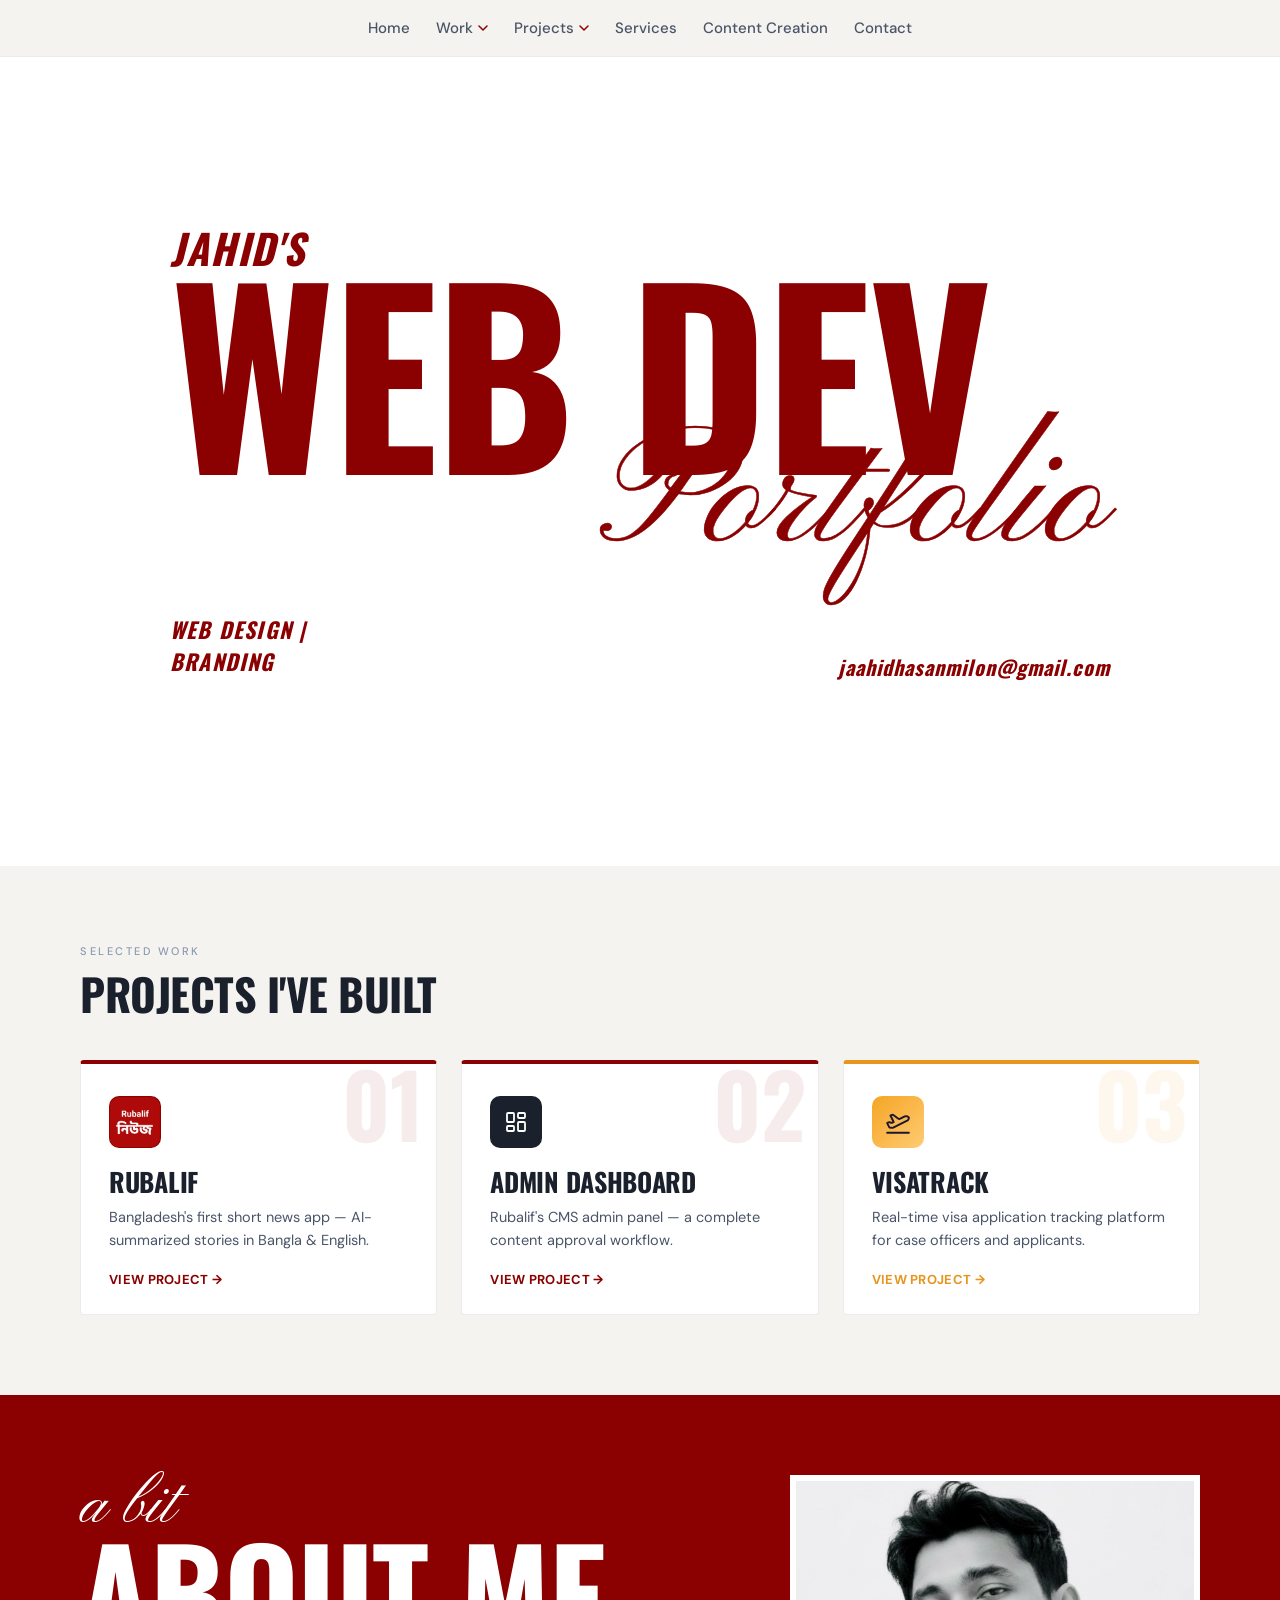
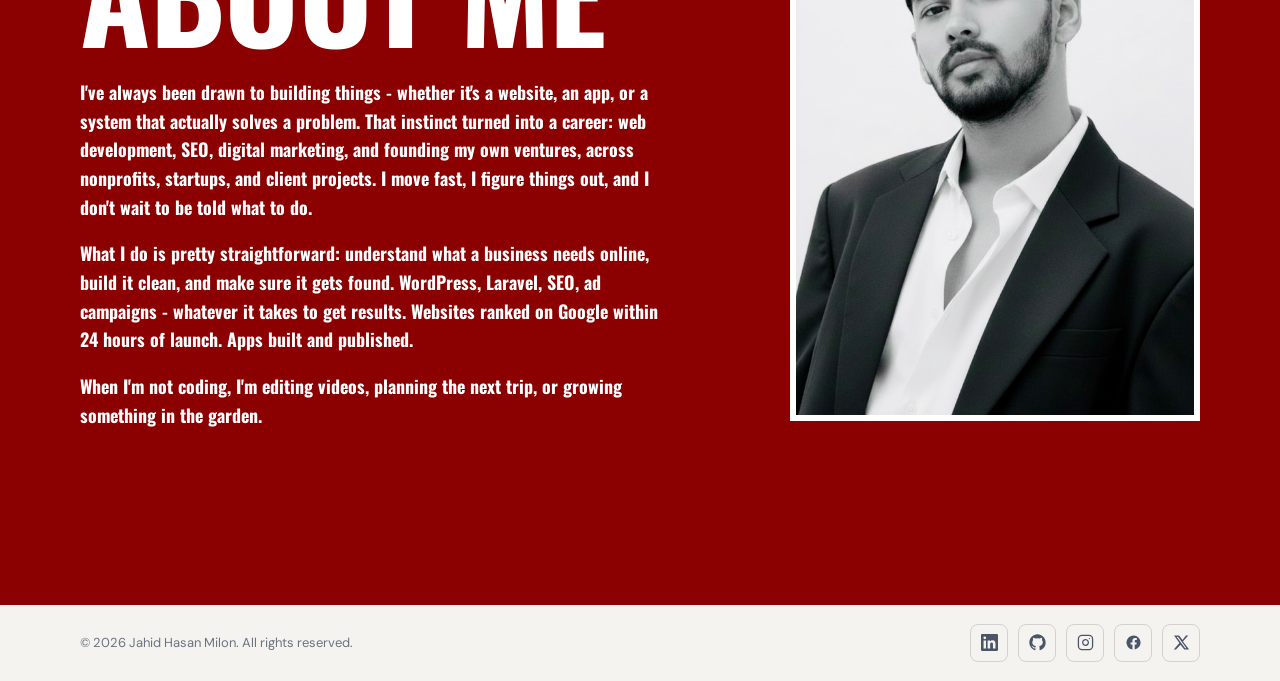
<file: index.html>
<!DOCTYPE html>
<html lang="en">
<head>
<meta charset="UTF-8"/>
<meta name="viewport" content="width=device-width, initial-scale=1.0"/>
<title>Jahid Hasan Milon — Product Builder</title>
<link rel="icon" type="image/svg+xml" href="/favicon.svg"/>

<!-- SEO -->
<meta name="description" content="Jahid Hasan Milon is a product builder from Bangladesh, building WordPress, Laravel &amp; React projects — including Rubalif and VisaTrack. Fast, SEO-ranked websites."/>
<meta name="author" content="Jahid Hasan Milon"/>
<link rel="canonical" href="https://jahidhasanmilon.com/"/>

<!-- Open Graph (Facebook/LinkedIn link previews) -->
<meta property="og:type" content="website"/>
<meta property="og:site_name" content="Jahid Hasan Milon"/>
<meta property="og:title" content="Jahid Hasan Milon — Product Builder"/>
<meta property="og:description" content="Product builder from Bangladesh, building WordPress, Laravel &amp; React projects — including Rubalif and VisaTrack."/>
<meta property="og:url" content="https://jahidhasanmilon.com/"/>
<meta property="og:image" content="https://jahidhasanmilon.com/images/jahid-hasan-milon.jpg"/>

<!-- Twitter/X Card -->
<meta name="twitter:card" content="summary_large_image"/>
<meta name="twitter:title" content="Jahid Hasan Milon — Product Builder"/>
<meta name="twitter:description" content="Product builder from Bangladesh, building WordPress, Laravel &amp; React projects — including Rubalif and VisaTrack."/>
<meta name="twitter:image" content="https://jahidhasanmilon.com/images/jahid-hasan-milon.jpg"/>

<!-- Structured data: helps Google show a Person/knowledge panel result -->
<script type="application/ld+json">
{
  "@context": "https://schema.org",
  "@type": "Person",
  "name": "Jahid Hasan Milon",
  "url": "https://jahidhasanmilon.com/",
  "image": "https://jahidhasanmilon.com/images/jahid-hasan-milon.jpg",
  "jobTitle": "Product Builder",
  "email": "mailto:jaahidhasanmilon@gmail.com",
  "sameAs": [
    "https://www.linkedin.com/in/jahid-hasan-milon/"
  ]
}
</script>

<!-- Google Fonts -->
<link href="https://fonts.googleapis.com/css2?family=Pinyon+Script&family=Oswald:wght@400;700&family=DM+Sans:ital,wght@0,300;0,400;0,500;0,600;0,700;1,400&family=DM+Serif+Display:ital@0;1&family=Playfair+Display:wght@700&display=swap" rel="stylesheet"/>

<!-- CSS -->
<link rel="stylesheet" href="css/navbar.css"/>
<link rel="stylesheet" href="css/hero.css"/>
<link rel="stylesheet" href="css/about.css"/>
<link rel="stylesheet" href="css/portfolio.css"/>
<link rel="stylesheet" href="css/footer.css"/>
</head>
<body>

<!-- ══ NAVBAR ══ -->
<!-- mobile/tablet-only site mark — doubles as a Home link over the collapsed header bar -->
<a href="/" class="site-mark" aria-label="Jahid Hasan Milon — Home">J.</a>
<button class="nav-toggle" id="navToggle" aria-label="Menu">
  <span></span><span></span><span></span>
</button>
<nav class="navbar" id="navbar">
  <ul>
    <li><a href="/">Home</a></li>
    <li class="has-submenu">
      <a href="#work">Work
        <svg class="chevron" viewBox="0 0 10 6" fill="none" xmlns="http://www.w3.org/2000/svg">
          <path d="M1 1l4 4 4-4" stroke="currentColor" stroke-width="1.5" stroke-linecap="round" stroke-linejoin="round"/>
        </svg>
      </a>
      <ul class="submenu">
        <li><a href="#web-design">Web Design <span>Websites &amp; landing pages</span></a></li>
        <li><a href="#branding">Branding <span>Logo &amp; visual identity</span></a></li>
      </ul>
    </li>
    <li class="has-submenu">
      <a href="#Projects">Projects
        <svg class="chevron" viewBox="0 0 10 6" fill="none" xmlns="http://www.w3.org/2000/svg">
          <path d="M1 1l4 4 4-4" stroke="currentColor" stroke-width="1.5" stroke-linecap="round" stroke-linejoin="round"/>
        </svg>
      </a>
      <ul class="submenu">
        <li><a href="/rubalif">Rubalif <span>Bangladesh's first short news app</span></a></li>
        <li><a href="/rubalif">Admin Dashboard (CMS) <span>A CMS admin panel with a complete approval workflow.</span></a></li>
        <li><a href="/coming-soon">Trackly <span>A full-stack job application tracking SaaS</span></a></li>
        <li><a href="/visatrack">VisaTrack <span>Dual-role visa Application Tracking Platform</span></a></li>
      </ul>
    </li>
    <li><a href="/coming-soon">Services</a></li>
    <li><a href="/coming-soon">Content Creation</a></li>
    <li><a href="/contact">Contact</a></li>
  </ul>
</nav>

<!-- ══ HOME ══ -->
<section id="home">
  <div class="page">
    <div class="top-name anim">Jahid's</div>
    <div class="big-title anim" id="bigTitle">WEB DEV</div>
    <div class="script-row">
      <div class="script-text anim">Portfolio</div>
    </div>
    <div class="bottom-row">
      <div class="services anim">
        Web Design |<br>
        Branding
      </div>
      <a class="email anim" href="mailto:jaahidhasanmilon@gmail.com">
        jaahidhasanmilon@gmail.com
      </a>
    </div>
  </div>
</section>

<!-- ══ PORTFOLIO OVERVIEW ══ -->
<section id="portfolio">
  <div class="portfolio-inner">
    <p class="portfolio-eyebrow reveal">Selected Work</p>
    <h2 class="portfolio-heading reveal">Projects I've Built</h2>

    <div class="portfolio-grid">
      <a href="/rubalif" class="portfolio-card reveal" style="--accent:#8b0000;">
        <span class="portfolio-card-number">01</span>
        <div class="portfolio-card-icon" style="background:#8b0000;">
          <img src="images/rubalif-logo.png" alt=""/>
        </div>
        <h3>Rubalif</h3>
        <p>Bangladesh's first short news app — AI-summarized stories in Bangla &amp; English.</p>
        <span class="portfolio-card-link">View Project &rarr;</span>
      </a>

      <a href="/rubalif" class="portfolio-card reveal" style="--accent:#8b0000;">
        <span class="portfolio-card-number">02</span>
        <div class="portfolio-card-icon" style="background:#1a202c;">
          <svg width="24" height="24" viewBox="0 0 24 24" fill="none" stroke="#fff" stroke-width="1.8" stroke-linecap="round" stroke-linejoin="round">
            <rect x="3" y="3" width="7" height="9" rx="1"/>
            <rect x="14" y="3" width="7" height="5" rx="1"/>
            <rect x="14" y="12" width="7" height="9" rx="1"/>
            <rect x="3" y="16" width="7" height="5" rx="1"/>
          </svg>
        </div>
        <h3>Admin Dashboard</h3>
        <p>Rubalif's CMS admin panel — a complete content approval workflow.</p>
        <span class="portfolio-card-link">View Project &rarr;</span>
      </a>

      <a href="/visatrack" class="portfolio-card reveal" style="--accent:#e8951f;">
        <span class="portfolio-card-number">03</span>
        <div class="portfolio-card-icon" style="background:linear-gradient(135deg,#F5A524,#FFCB74);">
          <svg width="26" height="26" viewBox="0 0 24 24" fill="none" stroke="#1C1733" stroke-width="1.8" stroke-linecap="round" stroke-linejoin="round">
            <path d="M2 22h20"/>
            <path d="M6.36 17.4 4 17l-2-4 1.1-.55a2 2 0 0 1 1.8 0l.17.1a2 2 0 0 0 1.8 0L8 12 5 6l.9-.45a2 2 0 0 1 2.09.2l4.02 3a2 2 0 0 0 2.1.2l4.19-2.06a2.41 2.41 0 0 1 1.73-.17L21 7a1.4 1.4 0 0 1 .87 1.99l-.38.76c-.23.46-.6.84-1.07 1.08L7.58 17.2a2 2 0 0 1-1.22.18Z"/>
          </svg>
        </div>
        <h3>VisaTrack</h3>
        <p>Real-time visa application tracking platform for case officers and applicants.</p>
        <span class="portfolio-card-link">View Project &rarr;</span>
      </a>
    </div>
  </div>
</section>

<!-- ══ ABOUT ME ══ -->
<section id="about">
  <div class="slide-about">
    <div class="slide-about-inner">
      <div class="about-left">
        <div class="about-script reveal">a bit</div>
        <div class="about-heading reveal">About Me</div>
        <div class="about-body reveal">
          <p>I've always been drawn to building things - whether it's a website, an app, or a system that actually solves a problem. That instinct turned into a career: web development, SEO, digital marketing, and founding my own ventures, across nonprofits, startups, and client projects. I move fast, I figure things out, and I don't wait to be told what to do.</p>
          <p>What I do is pretty straightforward: understand what a business needs online, build it clean, and make sure it gets found. WordPress, Laravel, SEO, ad campaigns - whatever it takes to get results. Websites ranked on Google within 24 hours of launch. Apps built and published.</p>
          <p>When I'm not coding, I'm editing videos, planning the next trip, or growing something in the garden.</p>
        </div>
      </div>
      <div class="about-right">
        <div class="photo-box">
          <!-- served locally now (was on WordPress); see README for why -->
          <img src="images/jahid-hasan-milon.jpg" alt="Jahid Hasan Milon">
        </div>
      </div>
    </div>
  </div>
</section>

<!-- ══ FOOTER ══ -->
<footer class="site-footer">
  <div class="site-footer-inner">
    <p class="site-footer-copy">&copy; <span id="footerYear"></span> Jahid Hasan Milon. All rights reserved.</p>
    <div class="site-footer-links">
      <a href="https://www.linkedin.com/in/jahid-hasan-milon/" target="_blank" rel="noopener" aria-label="LinkedIn">
        <svg class="fi-fill" viewBox="0 0 24 24"><path d="M20.447 20.452H16.89v-5.569c0-1.327-.024-3.037-1.852-3.037-1.853 0-2.136 1.445-2.136 2.939v5.667H9.351V9h3.414v1.561h.046c.477-.9 1.637-1.85 3.37-1.85 3.601 0 4.267 2.37 4.267 5.455v6.286zM5.337 7.433a1.98 1.98 0 1 1 0-3.96 1.98 1.98 0 0 1 0 3.96zm1.707 13.019H3.63V9h3.414v11.452zM22.225 0H1.771C.792 0 0 .774 0 1.729v20.542C0 23.227.792 24 1.771 24h20.451C23.2 24 24 23.227 24 22.271V1.729C24 .774 23.2 0 22.222 0h.003z"/></svg>
      </a>
      <!-- placeholder hrefs — swap in the real profile URLs once available -->
      <a href="https://github.com/jahidhasanmilon" target="_blank" rel="noopener" aria-label="GitHub">
        <svg class="fi-fill" viewBox="0 0 24 24"><path fill-rule="evenodd" clip-rule="evenodd" d="M12 .5C5.73.5.5 5.73.5 12c0 5.08 3.29 9.39 7.86 10.91.58.1.79-.25.79-.56 0-.27-.01-1.17-.02-2.12-3.2.7-3.88-1.36-3.88-1.36-.53-1.34-1.29-1.7-1.29-1.7-1.05-.72.08-.71.08-.71 1.17.08 1.78 1.2 1.78 1.2 1.03 1.77 2.71 1.26 3.37.96.1-.75.4-1.26.73-1.55-2.55-.29-5.23-1.28-5.23-5.68 0-1.25.45-2.28 1.19-3.08-.12-.29-.52-1.46.11-3.05 0 0 .97-.31 3.18 1.18a11.1 11.1 0 0 1 5.79 0c2.2-1.49 3.17-1.18 3.17-1.18.63 1.59.24 2.76.12 3.05.74.8 1.18 1.83 1.18 3.08 0 4.41-2.69 5.38-5.25 5.67.41.36.78 1.05.78 2.12 0 1.53-.01 2.76-.01 3.14 0 .31.21.67.8.56A10.51 10.51 0 0 0 23.5 12C23.5 5.73 18.27.5 12 .5Z"/></svg>
      </a>
      <a href="https://www.instagram.com/jahids.captured/" target="_blank" rel="noopener" aria-label="Instagram">
        <svg class="fi-stroke" viewBox="0 0 24 24"><rect x="2" y="2" width="20" height="20" rx="5"/><path d="M16 11.37A4 4 0 1 1 12.63 8 4 4 0 0 1 16 11.37z"/><line x1="17.5" y1="6.5" x2="17.51" y2="6.5"/></svg>
      </a>
      <a href="#" target="_blank" rel="noopener" aria-label="Facebook">
        <svg class="fi-fill" viewBox="0 0 24 24"><path d="M22 12a10 10 0 1 0-11.5 9.95v-7.04H7.9V12h2.6V9.8c0-2.57 1.53-4 3.87-4 1.12 0 2.3.2 2.3.2v2.5h-1.3c-1.28 0-1.68.8-1.68 1.62V12h2.86l-.46 2.91h-2.4v7.04A10 10 0 0 0 22 12Z"/></svg>
      </a>
      <a href="#" target="_blank" rel="noopener" aria-label="X (Twitter)">
        <svg class="fi-fill" viewBox="0 0 24 24"><path d="M18.24 2h3.26l-7.5 8.57L22.83 22h-6.9l-5.4-6.98L4.3 22H1.04l8.03-9.18L1.5 2h7.07l4.88 6.4L18.24 2Zm-1.21 18h1.9L7.08 4h-2l12 16Z"/></svg>
      </a>
    </div>
  </div>
</footer>

<!-- JS -->
<script src="js/hero.js"></script>
<script src="js/reveal.js"></script>
<script src="js/navbar.js"></script>
</body>
</html>
</file>
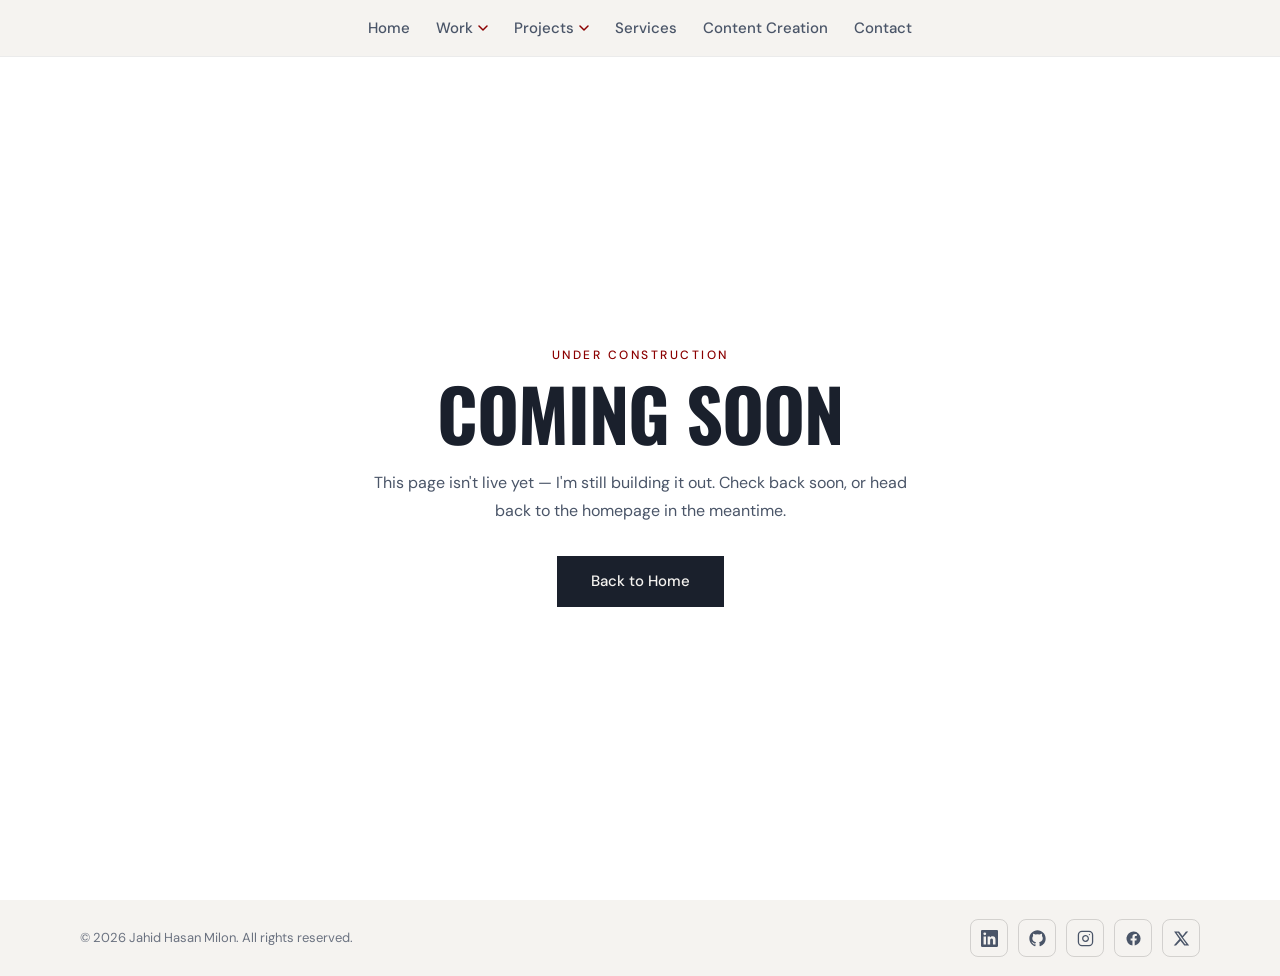
<file: coming-soon.html>
<!DOCTYPE html>
<html lang="en">
<head>
<meta charset="UTF-8"/>
<meta name="viewport" content="width=device-width, initial-scale=1.0"/>
<title>Coming Soon — Jahid Hasan Milon</title>
<link rel="icon" type="image/svg+xml" href="/favicon.svg"/>

<!-- SEO: placeholder page, keep it out of search results -->
<meta name="robots" content="noindex,follow"/>
<meta name="description" content="This page is coming soon."/>
<meta name="author" content="Jahid Hasan Milon"/>

<!-- Google Fonts -->
<link href="https://fonts.googleapis.com/css2?family=Pinyon+Script&family=Oswald:wght@400;700&family=DM+Sans:ital,wght@0,300;0,400;0,500;0,600;0,700;1,400&family=DM+Serif+Display:ital@0;1&family=Playfair+Display:wght@700&display=swap" rel="stylesheet"/>

<!-- CSS -->
<link rel="stylesheet" href="css/navbar.css"/>
<link rel="stylesheet" href="css/coming-soon.css"/>
<link rel="stylesheet" href="css/footer.css"/>
</head>
<body>

<!-- ══ NAVBAR ══ -->
<!-- mobile/tablet-only site mark — doubles as a Home link over the collapsed header bar -->
<a href="/" class="site-mark" aria-label="Jahid Hasan Milon — Home">J.</a>
<button class="nav-toggle" id="navToggle" aria-label="Menu">
  <span></span><span></span><span></span>
</button>
<nav class="navbar" id="navbar">
  <ul>
    <li><a href="/">Home</a></li>
    <li class="has-submenu">
      <a href="#work">Work
        <svg class="chevron" viewBox="0 0 10 6" fill="none" xmlns="http://www.w3.org/2000/svg">
          <path d="M1 1l4 4 4-4" stroke="currentColor" stroke-width="1.5" stroke-linecap="round" stroke-linejoin="round"/>
        </svg>
      </a>
      <ul class="submenu">
        <li><a href="#web-design">Web Design <span>Websites &amp; landing pages</span></a></li>
        <li><a href="#branding">Branding <span>Logo &amp; visual identity</span></a></li>
      </ul>
    </li>
    <li class="has-submenu">
      <a href="#Projects">Projects
        <svg class="chevron" viewBox="0 0 10 6" fill="none" xmlns="http://www.w3.org/2000/svg">
          <path d="M1 1l4 4 4-4" stroke="currentColor" stroke-width="1.5" stroke-linecap="round" stroke-linejoin="round"/>
        </svg>
      </a>
      <ul class="submenu">
        <li><a href="/rubalif">Rubalif <span>Bangladesh's first short news app</span></a></li>
        <li><a href="/rubalif">Admin Dashboard (CMS) <span>A CMS admin panel with a complete approval workflow.</span></a></li>
        <li><a href="/coming-soon">Trackly <span>A full-stack job application tracking SaaS</span></a></li>
        <li><a href="/visatrack">VisaTrack <span>Dual-role visa Application Tracking Platform</span></a></li>
      </ul>
    </li>
    <li><a href="/coming-soon">Services</a></li>
    <li><a href="/coming-soon">Content Creation</a></li>
    <li><a href="/contact">Contact</a></li>
  </ul>
</nav>

<!-- ══ COMING SOON ══ -->
<section id="coming-soon">
  <div class="cs-inner">
    <p class="cs-eyebrow">Under Construction</p>
    <h1 class="cs-heading">Coming Soon</h1>
    <p class="cs-body">This page isn't live yet — I'm still building it out. Check back soon, or head back to the homepage in the meantime.</p>
    <a href="/" class="cs-back">Back to Home</a>
  </div>
</section>

<!-- ══ FOOTER ══ -->
<footer class="site-footer">
  <div class="site-footer-inner">
    <p class="site-footer-copy">&copy; <span id="footerYear"></span> Jahid Hasan Milon. All rights reserved.</p>
    <div class="site-footer-links">
      <a href="https://www.linkedin.com/in/jahid-hasan-milon/" target="_blank" rel="noopener" aria-label="LinkedIn">
        <svg class="fi-fill" viewBox="0 0 24 24"><path d="M20.447 20.452H16.89v-5.569c0-1.327-.024-3.037-1.852-3.037-1.853 0-2.136 1.445-2.136 2.939v5.667H9.351V9h3.414v1.561h.046c.477-.9 1.637-1.85 3.37-1.85 3.601 0 4.267 2.37 4.267 5.455v6.286zM5.337 7.433a1.98 1.98 0 1 1 0-3.96 1.98 1.98 0 0 1 0 3.96zm1.707 13.019H3.63V9h3.414v11.452zM22.225 0H1.771C.792 0 0 .774 0 1.729v20.542C0 23.227.792 24 1.771 24h20.451C23.2 24 24 23.227 24 22.271V1.729C24 .774 23.2 0 22.222 0h.003z"/></svg>
      </a>
      <!-- placeholder hrefs — swap in the real profile URLs once available -->
      <a href="https://github.com/jahidhasanmilon" target="_blank" rel="noopener" aria-label="GitHub">
        <svg class="fi-fill" viewBox="0 0 24 24"><path fill-rule="evenodd" clip-rule="evenodd" d="M12 .5C5.73.5.5 5.73.5 12c0 5.08 3.29 9.39 7.86 10.91.58.1.79-.25.79-.56 0-.27-.01-1.17-.02-2.12-3.2.7-3.88-1.36-3.88-1.36-.53-1.34-1.29-1.7-1.29-1.7-1.05-.72.08-.71.08-.71 1.17.08 1.78 1.2 1.78 1.2 1.03 1.77 2.71 1.26 3.37.96.1-.75.4-1.26.73-1.55-2.55-.29-5.23-1.28-5.23-5.68 0-1.25.45-2.28 1.19-3.08-.12-.29-.52-1.46.11-3.05 0 0 .97-.31 3.18 1.18a11.1 11.1 0 0 1 5.79 0c2.2-1.49 3.17-1.18 3.17-1.18.63 1.59.24 2.76.12 3.05.74.8 1.18 1.83 1.18 3.08 0 4.41-2.69 5.38-5.25 5.67.41.36.78 1.05.78 2.12 0 1.53-.01 2.76-.01 3.14 0 .31.21.67.8.56A10.51 10.51 0 0 0 23.5 12C23.5 5.73 18.27.5 12 .5Z"/></svg>
      </a>
      <a href="https://www.instagram.com/jahids.captured/" target="_blank" rel="noopener" aria-label="Instagram">
        <svg class="fi-stroke" viewBox="0 0 24 24"><rect x="2" y="2" width="20" height="20" rx="5"/><path d="M16 11.37A4 4 0 1 1 12.63 8 4 4 0 0 1 16 11.37z"/><line x1="17.5" y1="6.5" x2="17.51" y2="6.5"/></svg>
      </a>
      <a href="#" target="_blank" rel="noopener" aria-label="Facebook">
        <svg class="fi-fill" viewBox="0 0 24 24"><path d="M22 12a10 10 0 1 0-11.5 9.95v-7.04H7.9V12h2.6V9.8c0-2.57 1.53-4 3.87-4 1.12 0 2.3.2 2.3.2v2.5h-1.3c-1.28 0-1.68.8-1.68 1.62V12h2.86l-.46 2.91h-2.4v7.04A10 10 0 0 0 22 12Z"/></svg>
      </a>
      <a href="#" target="_blank" rel="noopener" aria-label="X (Twitter)">
        <svg class="fi-fill" viewBox="0 0 24 24"><path d="M18.24 2h3.26l-7.5 8.57L22.83 22h-6.9l-5.4-6.98L4.3 22H1.04l8.03-9.18L1.5 2h7.07l4.88 6.4L18.24 2Zm-1.21 18h1.9L7.08 4h-2l12 16Z"/></svg>
      </a>
    </div>
  </div>
</footer>

<!-- JS -->
<script src="js/navbar.js"></script>
</body>
</html>
</file>
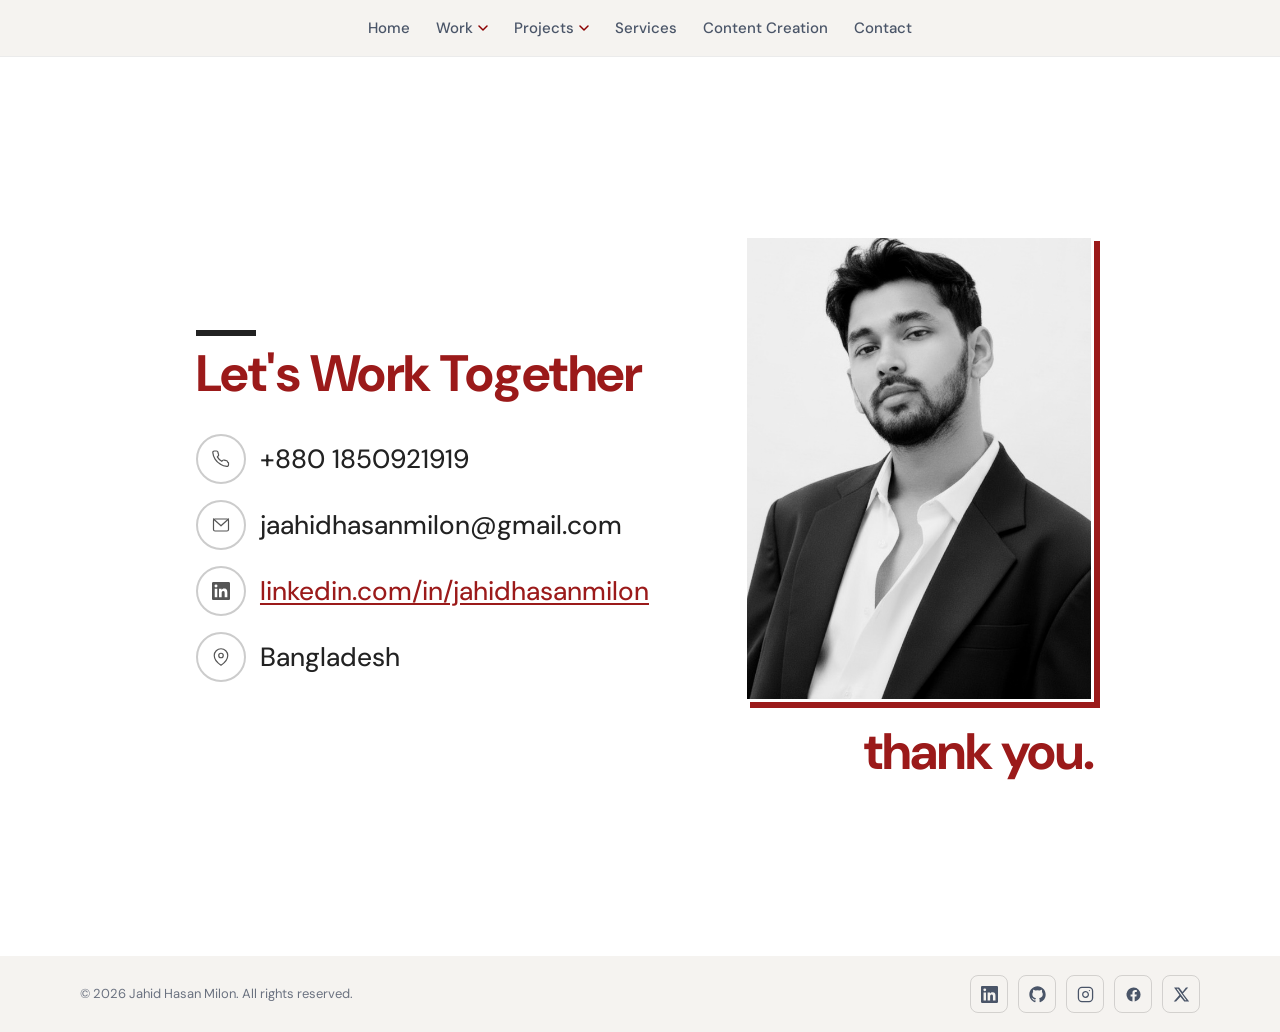
<file: contact.html>
<!DOCTYPE html>
<html lang="en">
<head>
<meta charset="UTF-8"/>
<meta name="viewport" content="width=device-width, initial-scale=1.0"/>
<title>Contact — Jahid Hasan Milon</title>
<link rel="icon" type="image/svg+xml" href="/favicon.svg"/>

<!-- SEO -->
<meta name="description" content="Get in touch with Jahid Hasan Milon for web development, WordPress, SEO, and digital marketing projects. Based in Bangladesh, available worldwide."/>
<meta name="author" content="Jahid Hasan Milon"/>
<link rel="canonical" href="https://jahidhasanmilon.com/contact"/>

<!-- Open Graph (Facebook/LinkedIn link previews) -->
<meta property="og:type" content="website"/>
<meta property="og:site_name" content="Jahid Hasan Milon"/>
<meta property="og:title" content="Contact — Get in Touch"/>
<meta property="og:description" content="Get in touch for web development, WordPress, SEO, and digital marketing projects."/>
<meta property="og:url" content="https://jahidhasanmilon.com/contact"/>
<meta property="og:image" content="https://jahidhasanmilon.com/images/jahid-hasan-milon.jpg"/>

<!-- Twitter/X Card -->
<meta name="twitter:card" content="summary_large_image"/>
<meta name="twitter:title" content="Contact — Get in Touch"/>
<meta name="twitter:description" content="Get in touch for web development, WordPress, SEO, and digital marketing projects."/>
<meta name="twitter:image" content="https://jahidhasanmilon.com/images/jahid-hasan-milon.jpg"/>

<!-- Google Fonts -->
<link href="https://fonts.googleapis.com/css2?family=Pinyon+Script&family=Oswald:wght@400;700&family=DM+Sans:ital,wght@0,300;0,400;0,500;0,600;0,700;1,400&family=DM+Serif+Display:ital@0;1&family=Playfair+Display:wght@700&display=swap" rel="stylesheet"/>

<!-- CSS -->
<link rel="stylesheet" href="css/navbar.css"/>
<link rel="stylesheet" href="css/contact.css"/>
<link rel="stylesheet" href="css/footer.css"/>
</head>
<body>

<!-- ══ NAVBAR ══ -->
<!-- mobile/tablet-only site mark — doubles as a Home link over the collapsed header bar -->
<a href="/" class="site-mark" aria-label="Jahid Hasan Milon — Home">J.</a>
<button class="nav-toggle" id="navToggle" aria-label="Menu">
  <span></span><span></span><span></span>
</button>
<nav class="navbar" id="navbar">
  <ul>
    <li><a href="/">Home</a></li>
    <li class="has-submenu">
      <a href="#work">Work
        <svg class="chevron" viewBox="0 0 10 6" fill="none" xmlns="http://www.w3.org/2000/svg">
          <path d="M1 1l4 4 4-4" stroke="currentColor" stroke-width="1.5" stroke-linecap="round" stroke-linejoin="round"/>
        </svg>
      </a>
      <ul class="submenu">
        <li><a href="#web-design">Web Design <span>Websites &amp; landing pages</span></a></li>
        <li><a href="#branding">Branding <span>Logo &amp; visual identity</span></a></li>
      </ul>
    </li>
    <li class="has-submenu">
      <a href="#Projects">Projects
        <svg class="chevron" viewBox="0 0 10 6" fill="none" xmlns="http://www.w3.org/2000/svg">
          <path d="M1 1l4 4 4-4" stroke="currentColor" stroke-width="1.5" stroke-linecap="round" stroke-linejoin="round"/>
        </svg>
      </a>
      <ul class="submenu">
        <li><a href="/rubalif">Rubalif <span>Bangladesh's first short news app</span></a></li>
        <li><a href="/rubalif">Admin Dashboard (CMS) <span>A CMS admin panel with a complete approval workflow.</span></a></li>
        <li><a href="/coming-soon">Trackly <span>A full-stack job application tracking SaaS</span></a></li>
        <li><a href="/visatrack">VisaTrack <span>Dual-role visa Application Tracking Platform</span></a></li>
      </ul>
    </li>
    <li><a href="/coming-soon">Services</a></li>
    <li><a href="/coming-soon">Content Creation</a></li>
    <li><a href="/contact">Contact</a></li>
  </ul>
</nav>

<!-- ══ CONTACT ══ -->
<section id="contact">
  <div class="card">
    <!-- Left: Heading + Contacts -->
    <div class="left">
      <div class="heading-block reveal">
        <div class="bar"></div>
        <h1>Let's Work Together</h1>
      </div>

      <div class="contacts reveal">
        <!-- Phone -->
        <div class="contact-item">
          <div class="icon-wrap">
            <svg viewBox="0 0 24 24">
              <path d="M22 16.92v3a2 2 0 0 1-2.18 2 19.79 19.79 0 0 1-8.63-3.07A19.5 19.5 0 0 1 4.1 12.1 19.79 19.79 0 0 1 1.07 3.5 2 2 0 0 1 3 1.35h3a2 2 0 0 1 2 1.72c.13.96.36 1.9.7 2.81a2 2 0 0 1-.45 2.11L7.09 9.15a16 16 0 0 0 5.93 5.93l1.16-1.16a2 2 0 0 1 2.11-.45c.91.34 1.85.57 2.81.7a2 2 0 0 1 1.72 2z"/>
            </svg>
          </div>
          <span class="contact-text">+880 1850921919</span>
        </div>

        <!-- Email -->
        <div class="contact-item">
          <div class="icon-wrap">
            <svg viewBox="0 0 24 24">
              <rect x="2" y="4" width="20" height="16" rx="2"/>
              <polyline points="2,4 12,13 22,4"/>
            </svg>
          </div>
          <span class="contact-text">jaahidhasanmilon@gmail.com</span>
        </div>

        <!-- LinkedIn -->
        <div class="contact-item">
          <div class="icon-wrap">
            <svg class="linkedin-icon" viewBox="0 0 24 24" xmlns="http://www.w3.org/2000/svg">
              <path d="M20.447 20.452H16.89v-5.569c0-1.327-.024-3.037-1.852-3.037-1.853 0-2.136 1.445-2.136 2.939v5.667H9.351V9h3.414v1.561h.046c.477-.9 1.637-1.85 3.37-1.85 3.601 0 4.267 2.37 4.267 5.455v6.286zM5.337 7.433a1.98 1.98 0 1 1 0-3.96 1.98 1.98 0 0 1 0 3.96zm1.707 13.019H3.63V9h3.414v11.452zM22.225 0H1.771C.792 0 0 .774 0 1.729v20.542C0 23.227.792 24 1.771 24h20.451C23.2 24 24 23.227 24 22.271V1.729C24 .774 23.2 0 22.222 0h.003z"/>
            </svg>
          </div>
          <a href="https://www.linkedin.com/in/jahid-hasan-milon/" class="contact-text" target="_blank" rel="noopener">
            linkedin.com/in/jahidhasanmilon
          </a>
        </div>

        <!-- Location -->
        <div class="contact-item">
          <div class="icon-wrap">
            <svg viewBox="0 0 24 24">
              <path d="M21 10c0 7-9 13-9 13S3 17 3 10a9 9 0 1 1 18 0z"/>
              <circle cx="12" cy="10" r="3"/>
            </svg>
          </div>
          <span class="contact-text">Bangladesh</span>
        </div>
      </div>
    </div>

    <!-- Right: Photo + Thank you -->
    <div class="right">
      <div class="photo-frame">
        <!-- served locally now (was on WordPress); see README for why -->
        <img src="images/jahid-hasan-milon.jpg" alt="Jahid Hasan Milon">
      </div>

      <div class="thank-you"><strong>thank you.</strong></div>
    </div>
  </div>
</section>

<!-- ══ FOOTER ══ -->
<footer class="site-footer">
  <div class="site-footer-inner">
    <p class="site-footer-copy">&copy; <span id="footerYear"></span> Jahid Hasan Milon. All rights reserved.</p>
    <div class="site-footer-links">
      <a href="https://www.linkedin.com/in/jahid-hasan-milon/" target="_blank" rel="noopener" aria-label="LinkedIn">
        <svg class="fi-fill" viewBox="0 0 24 24"><path d="M20.447 20.452H16.89v-5.569c0-1.327-.024-3.037-1.852-3.037-1.853 0-2.136 1.445-2.136 2.939v5.667H9.351V9h3.414v1.561h.046c.477-.9 1.637-1.85 3.37-1.85 3.601 0 4.267 2.37 4.267 5.455v6.286zM5.337 7.433a1.98 1.98 0 1 1 0-3.96 1.98 1.98 0 0 1 0 3.96zm1.707 13.019H3.63V9h3.414v11.452zM22.225 0H1.771C.792 0 0 .774 0 1.729v20.542C0 23.227.792 24 1.771 24h20.451C23.2 24 24 23.227 24 22.271V1.729C24 .774 23.2 0 22.222 0h.003z"/></svg>
      </a>
      <!-- placeholder hrefs — swap in the real profile URLs once available -->
      <a href="https://github.com/jahidhasanmilon" target="_blank" rel="noopener" aria-label="GitHub">
        <svg class="fi-fill" viewBox="0 0 24 24"><path fill-rule="evenodd" clip-rule="evenodd" d="M12 .5C5.73.5.5 5.73.5 12c0 5.08 3.29 9.39 7.86 10.91.58.1.79-.25.79-.56 0-.27-.01-1.17-.02-2.12-3.2.7-3.88-1.36-3.88-1.36-.53-1.34-1.29-1.7-1.29-1.7-1.05-.72.08-.71.08-.71 1.17.08 1.78 1.2 1.78 1.2 1.03 1.77 2.71 1.26 3.37.96.1-.75.4-1.26.73-1.55-2.55-.29-5.23-1.28-5.23-5.68 0-1.25.45-2.28 1.19-3.08-.12-.29-.52-1.46.11-3.05 0 0 .97-.31 3.18 1.18a11.1 11.1 0 0 1 5.79 0c2.2-1.49 3.17-1.18 3.17-1.18.63 1.59.24 2.76.12 3.05.74.8 1.18 1.83 1.18 3.08 0 4.41-2.69 5.38-5.25 5.67.41.36.78 1.05.78 2.12 0 1.53-.01 2.76-.01 3.14 0 .31.21.67.8.56A10.51 10.51 0 0 0 23.5 12C23.5 5.73 18.27.5 12 .5Z"/></svg>
      </a>
      <a href="https://www.instagram.com/jahids.captured/" target="_blank" rel="noopener" aria-label="Instagram">
        <svg class="fi-stroke" viewBox="0 0 24 24"><rect x="2" y="2" width="20" height="20" rx="5"/><path d="M16 11.37A4 4 0 1 1 12.63 8 4 4 0 0 1 16 11.37z"/><line x1="17.5" y1="6.5" x2="17.51" y2="6.5"/></svg>
      </a>
      <a href="#" target="_blank" rel="noopener" aria-label="Facebook">
        <svg class="fi-fill" viewBox="0 0 24 24"><path d="M22 12a10 10 0 1 0-11.5 9.95v-7.04H7.9V12h2.6V9.8c0-2.57 1.53-4 3.87-4 1.12 0 2.3.2 2.3.2v2.5h-1.3c-1.28 0-1.68.8-1.68 1.62V12h2.86l-.46 2.91h-2.4v7.04A10 10 0 0 0 22 12Z"/></svg>
      </a>
      <a href="#" target="_blank" rel="noopener" aria-label="X (Twitter)">
        <svg class="fi-fill" viewBox="0 0 24 24"><path d="M18.24 2h3.26l-7.5 8.57L22.83 22h-6.9l-5.4-6.98L4.3 22H1.04l8.03-9.18L1.5 2h7.07l4.88 6.4L18.24 2Zm-1.21 18h1.9L7.08 4h-2l12 16Z"/></svg>
      </a>
    </div>
  </div>
</footer>

<!-- JS -->
<script src="js/reveal.js"></script>
<script src="js/navbar.js"></script>
</body>
</html>
</file>
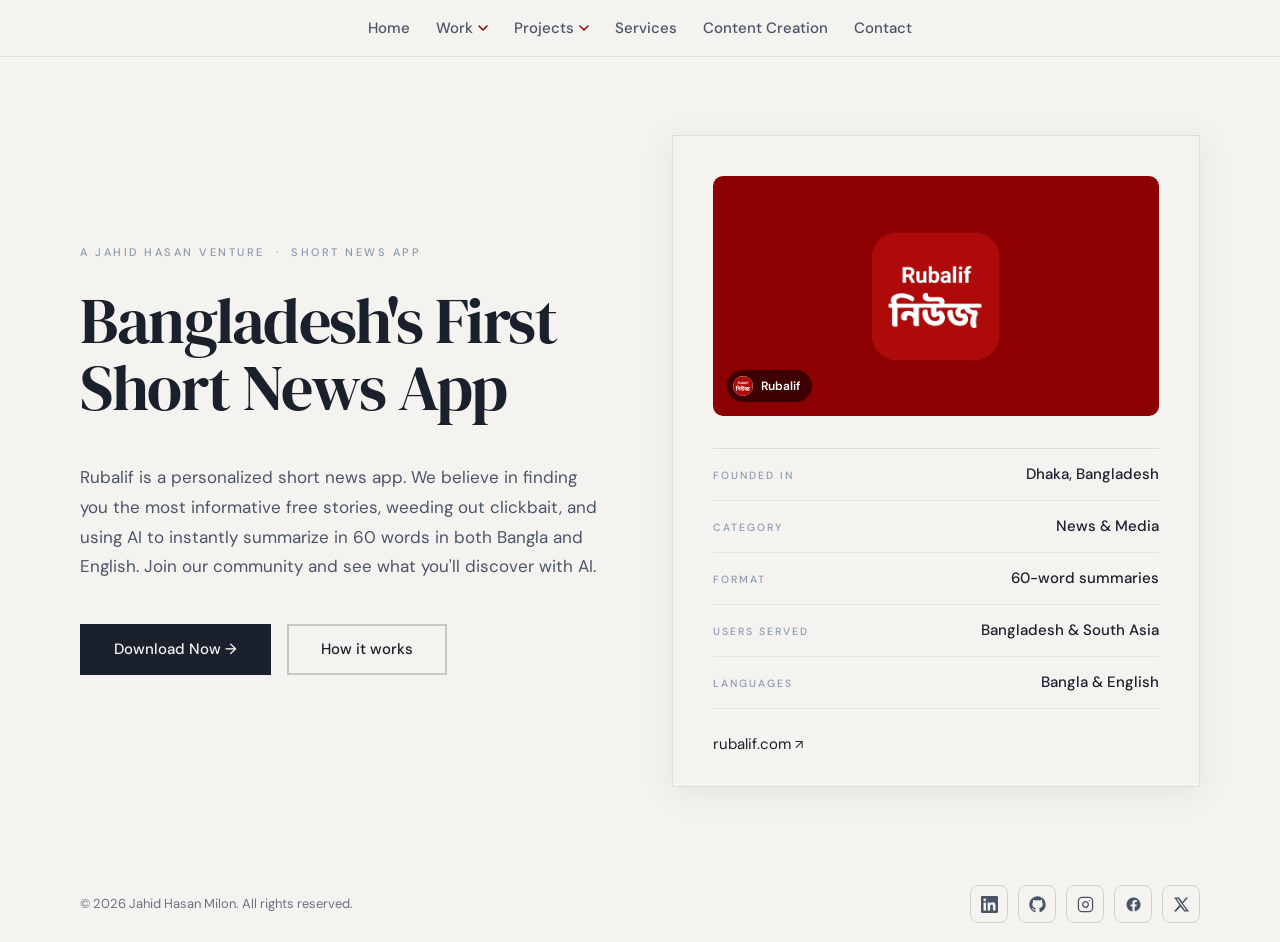
<file: rubalif.html>
<!DOCTYPE html>
<html lang="en">
<head>
<meta charset="UTF-8"/>
<meta name="viewport" content="width=device-width, initial-scale=1.0"/>
<title>Rubalif — Jahid Hasan Milon</title>
<link rel="icon" type="image/svg+xml" href="/favicon.svg"/>

<!-- SEO -->
<meta name="description" content="Rubalif is a personalized short news app offering AI-summarized 60-word stories in Bangla and English, built by Jahid Hasan Milon."/>
<meta name="author" content="Jahid Hasan Milon"/>
<link rel="canonical" href="https://jahidhasanmilon.com/rubalif"/>

<!-- Open Graph (Facebook/LinkedIn link previews) -->
<meta property="og:type" content="website"/>
<meta property="og:site_name" content="Jahid Hasan Milon"/>
<meta property="og:title" content="Rubalif — Bangladesh's First Short News App"/>
<meta property="og:description" content="A personalized short news app offering AI-summarized 60-word stories in Bangla and English."/>
<meta property="og:url" content="https://jahidhasanmilon.com/rubalif"/>
<meta property="og:image" content="https://jahidhasanmilon.com/images/rubalif-logo.png"/>

<!-- Twitter/X Card -->
<meta name="twitter:card" content="summary_large_image"/>
<meta name="twitter:title" content="Rubalif — Bangladesh's First Short News App"/>
<meta name="twitter:description" content="A personalized short news app offering AI-summarized 60-word stories in Bangla and English."/>
<meta name="twitter:image" content="https://jahidhasanmilon.com/images/rubalif-logo.png"/>

<!-- Google Fonts -->
<link href="https://fonts.googleapis.com/css2?family=Pinyon+Script&family=Oswald:wght@400;700&family=DM+Sans:ital,wght@0,300;0,400;0,500;0,600;0,700;1,400&family=DM+Serif+Display:ital@0;1&family=Playfair+Display:wght@700&display=swap" rel="stylesheet"/>

<!-- CSS -->
<link rel="stylesheet" href="css/navbar.css"/>
<link rel="stylesheet" href="css/projects.css"/>
<link rel="stylesheet" href="css/footer.css"/>
</head>
<body>

<!-- ══ NAVBAR ══ -->
<!-- mobile/tablet-only site mark — doubles as a Home link over the collapsed header bar -->
<a href="/" class="site-mark" aria-label="Jahid Hasan Milon — Home">J.</a>
<button class="nav-toggle" id="navToggle" aria-label="Menu">
  <span></span><span></span><span></span>
</button>
<nav class="navbar" id="navbar">
  <ul>
    <li><a href="/">Home</a></li>
    <li class="has-submenu">
      <a href="#work">Work
        <svg class="chevron" viewBox="0 0 10 6" fill="none" xmlns="http://www.w3.org/2000/svg">
          <path d="M1 1l4 4 4-4" stroke="currentColor" stroke-width="1.5" stroke-linecap="round" stroke-linejoin="round"/>
        </svg>
      </a>
      <ul class="submenu">
        <li><a href="#web-design">Web Design <span>Websites &amp; landing pages</span></a></li>
        <li><a href="#branding">Branding <span>Logo &amp; visual identity</span></a></li>
      </ul>
    </li>
    <li class="has-submenu">
      <a href="#Projects">Projects
        <svg class="chevron" viewBox="0 0 10 6" fill="none" xmlns="http://www.w3.org/2000/svg">
          <path d="M1 1l4 4 4-4" stroke="currentColor" stroke-width="1.5" stroke-linecap="round" stroke-linejoin="round"/>
        </svg>
      </a>
      <ul class="submenu">
        <li><a href="/rubalif">Rubalif <span>Bangladesh's first short news app</span></a></li>
        <li><a href="/rubalif">Admin Dashboard (CMS) <span>A CMS admin panel with a complete approval workflow.</span></a></li>
        <li><a href="/coming-soon">Trackly <span>A full-stack job application tracking SaaS</span></a></li>
        <li><a href="/visatrack">VisaTrack <span>Dual-role visa Application Tracking Platform</span></a></li>
      </ul>
    </li>
    <li><a href="/coming-soon">Services</a></li>
    <li><a href="/coming-soon">Content Creation</a></li>
    <li><a href="/contact">Contact</a></li>
  </ul>
</nav>

<!-- ══ RUBALIF PROJECT ══ -->
<section id="rubalif" class="sp-section">
  <div class="sp-section-inner">

    <!-- ── LEFT ── -->
    <div class="sp-left">
      <p class="sp-eyebrow reveal">A Jahid Hasan Venture &nbsp;·&nbsp; Short News App</p>
      <h1 class="sp-headline reveal">Bangladesh's First<br>Short News App</h1>
      <p class="sp-body reveal">
        Rubalif is a personalized short news app. We believe in finding you the most informative free stories, weeding out clickbait, and using AI to instantly summarize in 60 words in both Bangla and English. Join our community and see what you'll discover with AI.
      </p>
      <div class="sp-buttons reveal">
        <a href="https://play.google.com/store/apps/details?id=com.rubalif.bangladesh_news&pcampaignid=web_share" class="btn-primary" target="_blank">Download Now &rarr;</a>
        <a href="https://play.google.com/store/apps/details?id=com.rubalif.bangladesh_news&pcampaignid=web_share" class="btn-secondary" target="_blank">How it works</a>
      </div>
    </div>

    <!-- ── RIGHT ── -->
    <div class="sp-right">
      <div class="sp-card">

        <!-- cover banner: brand-color background (see #rubalif .sp-cover in projects.css) with the app logo centered + a mini badge -->
        <div class="sp-cover">
          <img
            class="sp-cover-logo"
            src="images/rubalif-logo.png"
            alt="Rubalif logo"
          />
          <div class="sp-cover-badge">
            <img src="images/rubalif-logo.png" alt=""/>
            <span>Rubalif</span>
          </div>
        </div>

        <div class="sp-divider"></div>

        <div class="sp-row">
          <span class="sp-label">Founded in</span>
          <span class="sp-value">Dhaka, Bangladesh</span>
        </div>
        <div class="sp-row">
          <span class="sp-label">Category</span>
          <span class="sp-value">News &amp; Media</span>
        </div>
        <div class="sp-row">
          <span class="sp-label">Format</span>
          <span class="sp-value">60-word summaries</span>
        </div>
        <div class="sp-row">
          <span class="sp-label">Users Served</span>
          <span class="sp-value">Bangladesh &amp; South Asia</span>
        </div>
        <div class="sp-row">
          <span class="sp-label">Languages</span>
          <span class="sp-value">Bangla &amp; English</span>
        </div>

        <div class="sp-link-row">
          <a href="https://rubalif.com" class="sp-site-link" target="_blank">rubalif.com</a>
        </div>

      </div>
    </div>

  </div>
</section>

<!-- ══ FOOTER ══ -->
<footer class="site-footer">
  <div class="site-footer-inner">
    <p class="site-footer-copy">&copy; <span id="footerYear"></span> Jahid Hasan Milon. All rights reserved.</p>
    <div class="site-footer-links">
      <a href="https://www.linkedin.com/in/jahid-hasan-milon/" target="_blank" rel="noopener" aria-label="LinkedIn">
        <svg class="fi-fill" viewBox="0 0 24 24"><path d="M20.447 20.452H16.89v-5.569c0-1.327-.024-3.037-1.852-3.037-1.853 0-2.136 1.445-2.136 2.939v5.667H9.351V9h3.414v1.561h.046c.477-.9 1.637-1.85 3.37-1.85 3.601 0 4.267 2.37 4.267 5.455v6.286zM5.337 7.433a1.98 1.98 0 1 1 0-3.96 1.98 1.98 0 0 1 0 3.96zm1.707 13.019H3.63V9h3.414v11.452zM22.225 0H1.771C.792 0 0 .774 0 1.729v20.542C0 23.227.792 24 1.771 24h20.451C23.2 24 24 23.227 24 22.271V1.729C24 .774 23.2 0 22.222 0h.003z"/></svg>
      </a>
      <!-- placeholder hrefs — swap in the real profile URLs once available -->
      <a href="https://github.com/jahidhasanmilon" target="_blank" rel="noopener" aria-label="GitHub">
        <svg class="fi-fill" viewBox="0 0 24 24"><path fill-rule="evenodd" clip-rule="evenodd" d="M12 .5C5.73.5.5 5.73.5 12c0 5.08 3.29 9.39 7.86 10.91.58.1.79-.25.79-.56 0-.27-.01-1.17-.02-2.12-3.2.7-3.88-1.36-3.88-1.36-.53-1.34-1.29-1.7-1.29-1.7-1.05-.72.08-.71.08-.71 1.17.08 1.78 1.2 1.78 1.2 1.03 1.77 2.71 1.26 3.37.96.1-.75.4-1.26.73-1.55-2.55-.29-5.23-1.28-5.23-5.68 0-1.25.45-2.28 1.19-3.08-.12-.29-.52-1.46.11-3.05 0 0 .97-.31 3.18 1.18a11.1 11.1 0 0 1 5.79 0c2.2-1.49 3.17-1.18 3.17-1.18.63 1.59.24 2.76.12 3.05.74.8 1.18 1.83 1.18 3.08 0 4.41-2.69 5.38-5.25 5.67.41.36.78 1.05.78 2.12 0 1.53-.01 2.76-.01 3.14 0 .31.21.67.8.56A10.51 10.51 0 0 0 23.5 12C23.5 5.73 18.27.5 12 .5Z"/></svg>
      </a>
      <a href="https://www.instagram.com/jahids.captured/" target="_blank" rel="noopener" aria-label="Instagram">
        <svg class="fi-stroke" viewBox="0 0 24 24"><rect x="2" y="2" width="20" height="20" rx="5"/><path d="M16 11.37A4 4 0 1 1 12.63 8 4 4 0 0 1 16 11.37z"/><line x1="17.5" y1="6.5" x2="17.51" y2="6.5"/></svg>
      </a>
      <a href="#" target="_blank" rel="noopener" aria-label="Facebook">
        <svg class="fi-fill" viewBox="0 0 24 24"><path d="M22 12a10 10 0 1 0-11.5 9.95v-7.04H7.9V12h2.6V9.8c0-2.57 1.53-4 3.87-4 1.12 0 2.3.2 2.3.2v2.5h-1.3c-1.28 0-1.68.8-1.68 1.62V12h2.86l-.46 2.91h-2.4v7.04A10 10 0 0 0 22 12Z"/></svg>
      </a>
      <a href="#" target="_blank" rel="noopener" aria-label="X (Twitter)">
        <svg class="fi-fill" viewBox="0 0 24 24"><path d="M18.24 2h3.26l-7.5 8.57L22.83 22h-6.9l-5.4-6.98L4.3 22H1.04l8.03-9.18L1.5 2h7.07l4.88 6.4L18.24 2Zm-1.21 18h1.9L7.08 4h-2l12 16Z"/></svg>
      </a>
    </div>
  </div>
</footer>

<!-- JS -->
<script src="js/reveal.js"></script>
<script src="js/navbar.js"></script>
</body>
</html>
</file>
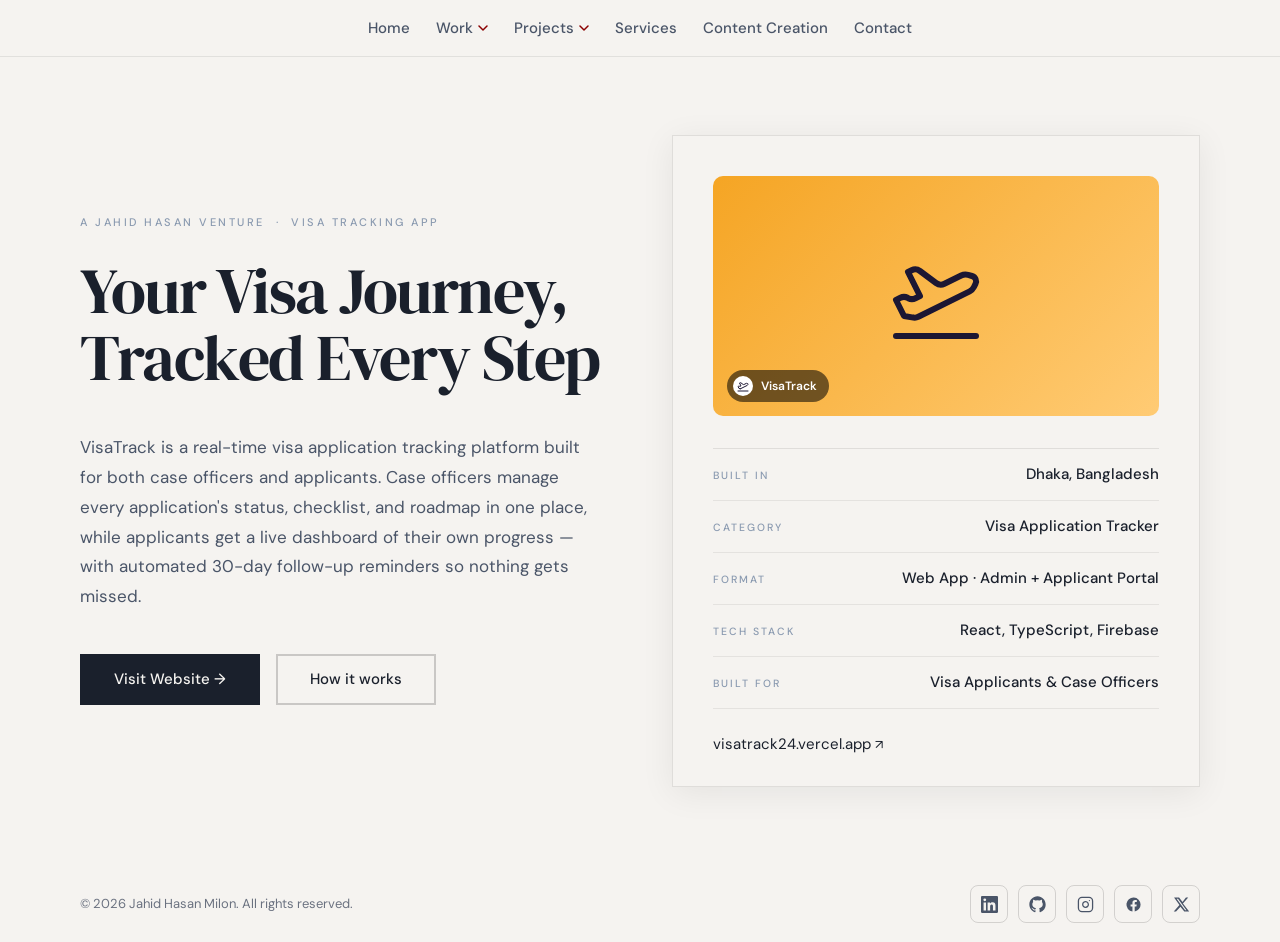
<file: visatrack.html>
<!DOCTYPE html>
<html lang="en">
<head>
<meta charset="UTF-8"/>
<meta name="viewport" content="width=device-width, initial-scale=1.0"/>
<title>VisaTrack — Jahid Hasan Milon</title>
<link rel="icon" type="image/svg+xml" href="/favicon.svg"/>

<!-- SEO -->
<meta name="description" content="VisaTrack is a real-time visa application tracking platform for case officers and applicants, built with React, TypeScript, and Firebase by Jahid Hasan Milon."/>
<meta name="author" content="Jahid Hasan Milon"/>
<link rel="canonical" href="https://jahidhasanmilon.com/visatrack"/>

<!-- Open Graph (Facebook/LinkedIn link previews) -->
<meta property="og:type" content="website"/>
<meta property="og:site_name" content="Jahid Hasan Milon"/>
<meta property="og:title" content="VisaTrack — Visa Application Tracking Platform"/>
<meta property="og:description" content="A real-time visa application tracking platform for case officers and applicants, built with React, TypeScript, and Firebase."/>
<meta property="og:url" content="https://jahidhasanmilon.com/visatrack"/>
<meta property="og:image" content="https://jahidhasanmilon.com/images/jahid-hasan-milon.jpg"/>

<!-- Twitter/X Card -->
<meta name="twitter:card" content="summary_large_image"/>
<meta name="twitter:title" content="VisaTrack — Visa Application Tracking Platform"/>
<meta name="twitter:description" content="A real-time visa application tracking platform for case officers and applicants, built with React, TypeScript, and Firebase."/>
<meta name="twitter:image" content="https://jahidhasanmilon.com/images/jahid-hasan-milon.jpg"/>

<!-- Google Fonts -->
<link href="https://fonts.googleapis.com/css2?family=Pinyon+Script&family=Oswald:wght@400;700&family=DM+Sans:ital,wght@0,300;0,400;0,500;0,600;0,700;1,400&family=DM+Serif+Display:ital@0;1&family=Playfair+Display:wght@700&display=swap" rel="stylesheet"/>

<!-- CSS -->
<link rel="stylesheet" href="css/navbar.css"/>
<link rel="stylesheet" href="css/projects.css"/>
<link rel="stylesheet" href="css/footer.css"/>
</head>
<body>

<!-- ══ NAVBAR ══ -->
<!-- mobile/tablet-only site mark — doubles as a Home link over the collapsed header bar -->
<a href="/" class="site-mark" aria-label="Jahid Hasan Milon — Home">J.</a>
<button class="nav-toggle" id="navToggle" aria-label="Menu">
  <span></span><span></span><span></span>
</button>
<nav class="navbar" id="navbar">
  <ul>
    <li><a href="/">Home</a></li>
    <li class="has-submenu">
      <a href="#work">Work
        <svg class="chevron" viewBox="0 0 10 6" fill="none" xmlns="http://www.w3.org/2000/svg">
          <path d="M1 1l4 4 4-4" stroke="currentColor" stroke-width="1.5" stroke-linecap="round" stroke-linejoin="round"/>
        </svg>
      </a>
      <ul class="submenu">
        <li><a href="#web-design">Web Design <span>Websites &amp; landing pages</span></a></li>
        <li><a href="#branding">Branding <span>Logo &amp; visual identity</span></a></li>
      </ul>
    </li>
    <li class="has-submenu">
      <a href="#Projects">Projects
        <svg class="chevron" viewBox="0 0 10 6" fill="none" xmlns="http://www.w3.org/2000/svg">
          <path d="M1 1l4 4 4-4" stroke="currentColor" stroke-width="1.5" stroke-linecap="round" stroke-linejoin="round"/>
        </svg>
      </a>
      <ul class="submenu">
        <li><a href="/rubalif">Rubalif <span>Bangladesh's first short news app</span></a></li>
        <li><a href="/rubalif">Admin Dashboard (CMS) <span>A CMS admin panel with a complete approval workflow.</span></a></li>
        <li><a href="/coming-soon">Trackly <span>A full-stack job application tracking SaaS</span></a></li>
        <li><a href="/visatrack">VisaTrack <span>Dual-role visa Application Tracking Platform</span></a></li>
      </ul>
    </li>
    <li><a href="/coming-soon">Services</a></li>
    <li><a href="/coming-soon">Content Creation</a></li>
    <li><a href="/contact">Contact</a></li>
  </ul>
</nav>

<!-- ══ VISATRACK PROJECT ══ -->
<section id="visatrack" class="sp-section">
  <div class="sp-section-inner">

    <div class="sp-left">
      <p class="sp-eyebrow reveal">A Jahid Hasan Venture &nbsp;&middot;&nbsp; Visa Tracking App</p>
      <h1 class="sp-headline reveal">Your Visa Journey,<br>Tracked Every Step</h1>
      <p class="sp-body reveal">
        VisaTrack is a real-time visa application tracking platform built for both case officers and applicants. Case officers manage every application's status, checklist, and roadmap in one place, while applicants get a live dashboard of their own progress &mdash; with automated 30-day follow-up reminders so nothing gets missed.
      </p>
      <div class="sp-buttons reveal">
        <a href="https://visatrack24.vercel.app/" class="btn-primary" target="_blank">Visit Website &rarr;</a>
        <a href="https://visatrack24.vercel.app/" class="btn-secondary" target="_blank">How it works</a>
      </div>
    </div>

    <div class="sp-right">
      <div class="sp-card">

        <!-- cover banner: brand-color gradient background (see #visatrack .sp-cover in projects.css) with the icon centered + a mini badge -->
        <div class="sp-cover">
          <svg class="sp-cover-icon" viewBox="0 0 24 24" fill="none" stroke="#1C1733" stroke-width="1.5" stroke-linecap="round" stroke-linejoin="round">
            <path d="M2 22h20"/>
            <path d="M6.36 17.4 4 17l-2-4 1.1-.55a2 2 0 0 1 1.8 0l.17.1a2 2 0 0 0 1.8 0L8 12 5 6l.9-.45a2 2 0 0 1 2.09.2l4.02 3a2 2 0 0 0 2.1.2l4.19-2.06a2.41 2.41 0 0 1 1.73-.17L21 7a1.4 1.4 0 0 1 .87 1.99l-.38.76c-.23.46-.6.84-1.07 1.08L7.58 17.2a2 2 0 0 1-1.22.18Z"/>
          </svg>
          <div class="sp-cover-badge">
            <span class="sp-cover-badge-icon">
              <svg width="12" height="12" viewBox="0 0 24 24" fill="none" stroke="#1C1733" stroke-width="2" stroke-linecap="round" stroke-linejoin="round">
                <path d="M2 22h20"/>
                <path d="M6.36 17.4 4 17l-2-4 1.1-.55a2 2 0 0 1 1.8 0l.17.1a2 2 0 0 0 1.8 0L8 12 5 6l.9-.45a2 2 0 0 1 2.09.2l4.02 3a2 2 0 0 0 2.1.2l4.19-2.06a2.41 2.41 0 0 1 1.73-.17L21 7a1.4 1.4 0 0 1 .87 1.99l-.38.76c-.23.46-.6.84-1.07 1.08L7.58 17.2a2 2 0 0 1-1.22.18Z"/>
              </svg>
            </span>
            <span>VisaTrack</span>
          </div>
        </div>

        <div class="sp-divider"></div>

        <div class="sp-row">
          <span class="sp-label">Built in</span>
          <span class="sp-value">Dhaka, Bangladesh</span>
        </div>
        <div class="sp-row">
          <span class="sp-label">Category</span>
          <span class="sp-value">Visa Application Tracker</span>
        </div>
        <div class="sp-row">
          <span class="sp-label">Format</span>
          <span class="sp-value">Web App &middot; Admin + Applicant Portal</span>
        </div>
        <div class="sp-row">
          <span class="sp-label">Tech Stack</span>
          <span class="sp-value">React, TypeScript, Firebase</span>
        </div>
        <div class="sp-row">
          <span class="sp-label">Built For</span>
          <span class="sp-value">Visa Applicants &amp; Case Officers</span>
        </div>

        <div class="sp-link-row">
          <a href="https://visatrack24.vercel.app/" class="sp-site-link" target="_blank">visatrack24.vercel.app</a>
        </div>

      </div>
    </div>

  </div>
</section>

<!-- ══ FOOTER ══ -->
<footer class="site-footer">
  <div class="site-footer-inner">
    <p class="site-footer-copy">&copy; <span id="footerYear"></span> Jahid Hasan Milon. All rights reserved.</p>
    <div class="site-footer-links">
      <a href="https://www.linkedin.com/in/jahid-hasan-milon/" target="_blank" rel="noopener" aria-label="LinkedIn">
        <svg class="fi-fill" viewBox="0 0 24 24"><path d="M20.447 20.452H16.89v-5.569c0-1.327-.024-3.037-1.852-3.037-1.853 0-2.136 1.445-2.136 2.939v5.667H9.351V9h3.414v1.561h.046c.477-.9 1.637-1.85 3.37-1.85 3.601 0 4.267 2.37 4.267 5.455v6.286zM5.337 7.433a1.98 1.98 0 1 1 0-3.96 1.98 1.98 0 0 1 0 3.96zm1.707 13.019H3.63V9h3.414v11.452zM22.225 0H1.771C.792 0 0 .774 0 1.729v20.542C0 23.227.792 24 1.771 24h20.451C23.2 24 24 23.227 24 22.271V1.729C24 .774 23.2 0 22.222 0h.003z"/></svg>
      </a>
      <!-- placeholder hrefs — swap in the real profile URLs once available -->
      <a href="https://github.com/jahidhasanmilon" target="_blank" rel="noopener" aria-label="GitHub">
        <svg class="fi-fill" viewBox="0 0 24 24"><path fill-rule="evenodd" clip-rule="evenodd" d="M12 .5C5.73.5.5 5.73.5 12c0 5.08 3.29 9.39 7.86 10.91.58.1.79-.25.79-.56 0-.27-.01-1.17-.02-2.12-3.2.7-3.88-1.36-3.88-1.36-.53-1.34-1.29-1.7-1.29-1.7-1.05-.72.08-.71.08-.71 1.17.08 1.78 1.2 1.78 1.2 1.03 1.77 2.71 1.26 3.37.96.1-.75.4-1.26.73-1.55-2.55-.29-5.23-1.28-5.23-5.68 0-1.25.45-2.28 1.19-3.08-.12-.29-.52-1.46.11-3.05 0 0 .97-.31 3.18 1.18a11.1 11.1 0 0 1 5.79 0c2.2-1.49 3.17-1.18 3.17-1.18.63 1.59.24 2.76.12 3.05.74.8 1.18 1.83 1.18 3.08 0 4.41-2.69 5.38-5.25 5.67.41.36.78 1.05.78 2.12 0 1.53-.01 2.76-.01 3.14 0 .31.21.67.8.56A10.51 10.51 0 0 0 23.5 12C23.5 5.73 18.27.5 12 .5Z"/></svg>
      </a>
      <a href="https://www.instagram.com/jahids.captured/" target="_blank" rel="noopener" aria-label="Instagram">
        <svg class="fi-stroke" viewBox="0 0 24 24"><rect x="2" y="2" width="20" height="20" rx="5"/><path d="M16 11.37A4 4 0 1 1 12.63 8 4 4 0 0 1 16 11.37z"/><line x1="17.5" y1="6.5" x2="17.51" y2="6.5"/></svg>
      </a>
      <a href="#" target="_blank" rel="noopener" aria-label="Facebook">
        <svg class="fi-fill" viewBox="0 0 24 24"><path d="M22 12a10 10 0 1 0-11.5 9.95v-7.04H7.9V12h2.6V9.8c0-2.57 1.53-4 3.87-4 1.12 0 2.3.2 2.3.2v2.5h-1.3c-1.28 0-1.68.8-1.68 1.62V12h2.86l-.46 2.91h-2.4v7.04A10 10 0 0 0 22 12Z"/></svg>
      </a>
      <a href="#" target="_blank" rel="noopener" aria-label="X (Twitter)">
        <svg class="fi-fill" viewBox="0 0 24 24"><path d="M18.24 2h3.26l-7.5 8.57L22.83 22h-6.9l-5.4-6.98L4.3 22H1.04l8.03-9.18L1.5 2h7.07l4.88 6.4L18.24 2Zm-1.21 18h1.9L7.08 4h-2l12 16Z"/></svg>
      </a>
    </div>
  </div>
</footer>

<!-- JS -->
<script src="js/reveal.js"></script>
<script src="js/navbar.js"></script>
</body>
</html>
</file>
<file: css/navbar.css>
/* ══════════════════════════════
   GLOBAL RESET (shared by every page — navbar.css loads everywhere)
══════════════════════════════ */
*, *::before, *::after { box-sizing: border-box; }
html { -webkit-text-size-adjust: 100%; }
html, body {
  margin: 0;
  padding: 0;
  width: 100%;
  max-width: 100%;
  overflow-x: hidden;
}
img, svg { max-width: 100%; }

/* offset for the fixed navbar so page content doesn't start underneath it */
body { padding-top: 56px; }
@media (max-width: 768px) {
  body { padding-top: 52px; }
}

/* ══════════════════════════════
   SCROLL REVEAL (see js/reveal.js)
   Elements with class "reveal" start faded + shifted down; JS adds
   "reveal--visible" via IntersectionObserver once they scroll into
   view, and this transition animates them in.
══════════════════════════════ */
.reveal {
  opacity: 0;
  transform: translateY(28px);
  transition: opacity 0.7s cubic-bezier(0.22, 1, 0.36, 1),
              transform 0.7s cubic-bezier(0.22, 1, 0.36, 1);
}
.reveal.reveal--visible {
  opacity: 1;
  transform: translateY(0);
}

/* stagger multiple reveal elements sitting side-by-side (e.g. cards) so
   they don't all pop in at the exact same instant */
.reveal:nth-child(2) { transition-delay: 0.08s; }
.reveal:nth-child(3) { transition-delay: 0.16s; }
.reveal:nth-child(4) { transition-delay: 0.24s; }

/* respect users who've asked their OS to minimize motion */
@media (prefers-reduced-motion: reduce) {
  .reveal { transition: none; }
}

/* ══════════════════════════════
   NAVBAR
══════════════════════════════ */
.navbar {
  position: fixed;
  top: 0; left: 0;
  width: 100%;
  background: #f5f3f0;
  z-index: 9999;
  box-shadow: 0 1px 0 rgba(0,0,0,0.08);
}
.navbar > ul {
  display: flex;
  align-items: center;
  list-style: none;
  margin: 0;
  padding: 0 2vw;
  height: 56px;
  justify-content: center;
  gap: 2px;
}
.navbar > ul > li > a {
  display: flex;
  align-items: center;
  gap: 5px;
  padding: 6px 12px;
  font: 500 clamp(13px, 1.2vw, 15px)/1 'DM Sans', sans-serif;
  color: #4a5568;
  text-decoration: none;
  white-space: nowrap;
  border-radius: 6px;
  transition: color 0.2s, background 0.2s;
}
.navbar > ul > li > a:hover { color: #8b0000; }

/* ── SVG CHEVRON ── */
.chevron {
  width: 10px; height: 6px;
  color: #8b0000;
  transition: transform 0.22s ease;
  flex-shrink: 0;
}
.has-submenu:hover > a .chevron {
  transform: rotate(180deg);
}

/* ── HAS-SUBMENU — static so fixed child works ── */
.has-submenu {
  position: static;
}

/* ── SUBMENU — FULL WIDTH MEGA MENU ── */
.submenu {
  visibility: hidden;
  opacity: 0;
  pointer-events: none;
  position: fixed;
  justify-content: center;
  top: 56px;
  left: 0;
  right: 0;
  width: 100%;
  background: #f5f3f0;
  box-shadow: 0 8px 32px rgba(0,0,0,0.13);
  border-top: 2px solid #8b0000;
  padding: 28px 0 !important;
  z-index: 9998;
  list-style: none !important;
  display: flex;
  flex-wrap: wrap;
  gap: 4px;
  transform: translateY(-6px);
  transition: opacity 0.2s ease, transform 0.2s ease, visibility 0.2s;
  transition-delay: 0.2s;
  margin: 0 !important;
}

/* ── SHOW ON HOVER (desktop) ── */
.has-submenu:hover > .submenu {
  visibility: visible;
  opacity: 1;
  pointer-events: auto;
  transform: translateY(0);
  transition-delay: 0s;
}

.submenu li {
  flex: 0 0 240px;
  margin: 0 10px;
}

.submenu li a {
  display: flex;
  flex-direction: column;
  padding: 34px 20px;
  font: 500 16px/1.3 'DM Sans', sans-serif;
  color: #1a202c;
  text-decoration: none;
  border-radius: 8px;
  transition: background 0.12s, color 0.12s;
}
.submenu li a span {
  font-size: 14px;
  font-weight: 400;
  color: #6b7280;
  margin-top: 4px;
}
.submenu li a:hover {
  color: #8b0000;
  background: rgba(139,0,0,0.05);
}
.submenu li a:hover span { color: #8b0000; }

/* ── HAMBURGER ── */
.nav-toggle { display: none; }

/* ── SITE MARK (mobile/tablet only) ──
   Plain "J." text pinned over the top-left corner of the mobile header
   bar, so collapsed nav isn't just a bare hamburger — it doubles as a
   Home link. Sits above .nav-toggle via z-index rather than nesting
   inside it (a <button> can't contain an <a>). */
.site-mark { display: none; }

/* ── MOBILE ── */
@media (max-width: 768px) {
  .nav-toggle {
    display: flex;
    flex-direction: column;
    align-items: flex-end;
    justify-content: center;
    gap: 5px;
    position: fixed;
    top: 0; left: 0; right: 0;
    width: 100%;
    z-index: 10000;
    background: #f5f3f0 !important;
    border: none !important;
    box-shadow: 0 2px 8px rgba(0,0,0,0.12) !important;
    padding: 14px 16px;
    cursor: pointer;
    height: 52px;
  }
  .nav-toggle span {
    display: block;
    width: 22px; height: 2px;
    background: #8b0000;
    border-radius: 2px;
    transition: all 0.3s;
  }
  .nav-toggle.open span:nth-child(1) { transform: translateY(7px) rotate(45deg); }
  .nav-toggle.open span:nth-child(2) { opacity: 0; }
  .nav-toggle.open span:nth-child(3) { transform: translateY(-7px) rotate(-45deg); }

  .site-mark {
    display: flex;
    align-items: center;
    position: fixed;
    top: 0; left: 0;
    height: 52px;
    padding: 0 16px 0 30px;
    z-index: 10001;
    font: 700 italic 20px 'Oswald', sans-serif;
    color: #8b0000;
    text-decoration: none;
    transition: opacity 0.2s ease;
  }
  .site-mark:hover { opacity: 0.7; }

  .navbar {
    position: fixed;
    top: 0; right: -260px; left: auto;
    width: 240px; height: 100vh;
    background: #f5f3f0;
    box-shadow: -4px 0 20px rgba(0,0,0,0.12);
    transition: right 0.3s ease;
  }
  .navbar.open { right: 0; }

  .navbar > ul {
    flex-direction: column;
    align-items: flex-start;
    justify-content: flex-start;
    height: 100%;
    padding: 64px 0 0;
    gap: 0;
    overflow-y: auto;
  }
  .navbar > ul > li { width: 100%; }
  .navbar > ul > li > a {
    padding: 14px 20px;
    font-size: 15px;
    border-radius: 0;
    border-bottom: 1px solid rgba(0,0,0,0.06);
    justify-content: space-between;
    -webkit-tap-highlight-color: transparent;
    outline: none;
  }
  .navbar > ul > li > a:hover {
    color: #8b0000;
    background: rgba(139,0,0,0.06);
  }

  /* Mobile submenu — reset to vertical stacked */
  .submenu {
    display: none !important;
    position: static !important;
    transform: none !important;
    visibility: visible !important;
    opacity: 1 !important;
    pointer-events: auto !important;
    flex-direction: column !important;
    box-shadow: none !important;
    border-top: none !important;
    border-left: 2px solid #8b0000 !important;
    border-radius: 0 !important;
    margin-left: 16px !important;
    padding: 0 !important;
    width: auto !important;
    background: transparent !important;
    gap: 0 !important;
  }
  .has-submenu.open > .submenu {
    display: flex !important;
  }
  /* Kill CSS hover on mobile */
  .has-submenu:hover > .submenu {
    visibility: visible;
    opacity: 1;
  }
  .submenu li { flex: none; width: 100%; }
  .submenu li a {
    padding: 10px 16px;
    font-size: 13px;
    color: #1a202c;
    border-radius: 0;
  }
  .has-submenu.open > a .chevron { transform: rotate(180deg) !important; }
  .has-submenu:hover > a .chevron { transform: none; }
}
</file>
<file: css/hero.css>
/* ══════════════════════════════
   HERO
══════════════════════════════ */
#home {
  background-color: #fff;
  font-family: 'Oswald', sans-serif;
}

/* ── ANIMATION ── */
.anim { opacity: 0; transform: translateX(-120px); }
.anim.go { animation: slideIn 0.75s cubic-bezier(0.22, 1, 0.36, 1) forwards; }
@keyframes slideIn {
  from { opacity: 0; transform: translateX(-120px); }
  to   { opacity: 1; transform: translateX(0); }
}

/* ── PAGE (PC) ── */
.page {
  width: 100%;
  max-width: 1100px;
  min-height: 90vh;
  display: flex;
  flex-direction: column;
  justify-content: center;
  padding: 5rem 80px 6rem;
  margin: 0 auto;
}

/* ── JAHID'S ── */
.top-name {
  font: 700 italic clamp(18px, 3.2vw, 48px)/1 'Oswald', sans-serif;
  color: #8b0000;
  letter-spacing: 1.5px;
  text-transform: uppercase;
  margin-bottom: 2px;
}

/* ── WEB DEV ── */
.big-title {
  font: 700 clamp(64px, 18.5vw, 260px)/0.82 'Oswald', sans-serif;
  color: #8b0000;
  letter-spacing: -3px;
  text-transform: uppercase;
  white-space: nowrap;
  transform-origin: left center;
  display: block;
}

/* ── PORTFOLIO ── */
.script-row {
  width: 100%;
  display: flex;
  justify-content: flex-end;
  margin-top: -5%;
}

.script-text {
  font: clamp(54px, 13vw, 200px)/1 'Pinyon Script', cursive;
  color: #8b0000;
  -webkit-text-stroke: 0.5px #8b0000;
  padding-right: 4px;
}

/* ── BOTTOM ROW ── */
.bottom-row {
  display: flex;
  align-items: flex-end;
  justify-content: space-between;
  margin-top: clamp(10px, 2.5vw, 28px);
}

.services {
  font: 700 italic clamp(10px, 1.7vw, 22px)/1.5 'Oswald', sans-serif;
  color: #8b0000;
  letter-spacing: 1.2px;
  text-transform: uppercase;
}

.email {
  font: 700 italic clamp(10px, 1.6vw, 21px)/1 'Oswald', sans-serif;
  color: #8b0000;
  letter-spacing: 1px;
  text-decoration: none;
  text-transform: lowercase;
  padding-top: 4px;
  text-align: right;
}
.email:hover { opacity: 0.7; }

/* ── TABLET ── */
@media (max-width: 1024px) {
  .page {
    min-height: unset;
    justify-content: flex-start;
    padding: 28px 48px;
  }
  .big-title { letter-spacing: -2px; }
  .script-row { margin-top: -4%; }
}

/* ── MOBILE ── */
@media (max-width: 640px) {
  .page {
    min-height: unset;
    justify-content: flex-start;
    /* even margin on all sides so content doesn't touch the screen edges */
    padding: 36px 24px 32px;
    gap: 2px;
  }

  .top-name { font-size: clamp(20px, 6vw, 32px); }

  .big-title {
    font-size: clamp(42px, 20vw, 100px);
    line-height: 0.88;
    letter-spacing: -1px;
  }

  .script-row { margin-top: -6px; }
  .script-text { font-size: clamp(36px, 16vw, 82px); line-height: 0.9; }

  .bottom-row {
    flex-direction: column;
    align-items: flex-end;
    margin-top: 10px;
    gap: 7px;
  }

  .services { font-size: 12px; line-height: 1.35; letter-spacing: 0.8px; }

  .email {
    font-size: 11px;
    line-height: 1.3;
    letter-spacing: 0.3px;
    word-break: break-all;
    text-align: left;
  }
}
</file>
<file: css/about.css>
/* ══════════════════════════════
   ABOUT ME
══════════════════════════════ */
/* full-bleed red background, breaking out of any parent width constraint */
.slide-about {
  background: #8b0000;
  min-height: 90vh;
  display: flex;
  justify-content: center;
  width: 100vw;
  margin-left: calc(-50vw + 50%);
}

/* the actual content, capped and centered so it doesn't stretch edge-to-edge on wide screens */
.slide-about-inner {
  width: 100%;
  max-width: 1300px;
  display: flex;
  align-items: flex-start;
  padding: 5rem 80px 4rem;
  gap: 4rem;
}

.about-left {
  flex: 1 1 55%;
  display: flex;
  flex-direction: column;
  gap: 1.5vh;
}

.about-script {
  font-family: 'Pinyon Script', cursive;
  font-size: clamp(28px, 5vw, 72px);
  color: #fff;
  line-height: 1;
  /* negative margin pulls "About Me" up so the script text overlaps it slightly */
  margin-bottom: -2vh;
}

.about-heading {
  font: 700 clamp(52px, 10vw, 140px)/0.88 'Oswald', sans-serif;
  color: #fff;
  text-transform: uppercase;
  letter-spacing: -1px;
}

.about-body {
  font: 700 clamp(13px, 1.4vw, 18px)/1.6 'Oswald', sans-serif;
  color: #fff;
  max-width: 600px;
}

.about-body p + p { margin-top: 1em; }

.about-right {
  flex: 0 0 auto;
  width: clamp(200px, 32vw, 460px);
  display: flex;
  align-items: center;
  justify-content: center;
}

.photo-box {
  width: 100%;
  aspect-ratio: 3/4;
  border: 6px solid #fff;
  overflow: hidden;
  background: #6b0000;
}

.photo-box img {
  width: 100%;
  height: 100%;
  object-fit: cover;
  display: block;
}

.photo-placeholder {
  width: 100%;
  height: 100%;
  background: linear-gradient(160deg, #a33, #7a0000);
  display: flex;
  align-items: center;
  justify-content: center;
  color: rgba(255,255,255,0.3);
  font-size: 14px;
  letter-spacing: 1px;
}

/* ══════════════════════════════
   TABLET
══════════════════════════════ */
@media (max-width: 900px) {
  .slide-about-inner {
    flex-direction: column;
    align-items: flex-start;
    padding: 6vh 6vw;
    gap: 3vh;
  }
  .about-right {
    width: 100%;
    align-self: center;
    margin: 0 auto;
  }
}

/* ══════════════════════════════
   MOBILE
══════════════════════════════ */
@media (max-width: 560px) {
  .slide-about-inner { padding: 4vh 5vw; gap: 2vh; }
  .about-script { font-size: clamp(24px, 8vw, 42px); }
  .about-heading { font-size: clamp(44px, 15vw, 72px); }
  .about-body { font-size: clamp(12px, 3.2vw, 16px); }
  .about-right {
    width: 100%;
    align-self: center;
    margin: 0 auto;
  }
  .photo-box { aspect-ratio: 4/5; }
}
</file>
<file: css/portfolio.css>
/* ══════════════════════════════
   PORTFOLIO OVERVIEW — short cards for every project, linking to the
   full project page (Rubalif, VisaTrack). Sits between About Me and the
   "How it all started" mosaic on the Home page.

   Style: bold editorial numbering + a brand-color top accent per card,
   matching the site's bold Oswald/red identity instead of a generic
   SaaS-template card look.
══════════════════════════════ */
#portfolio {
  background: #f5f3f0;
  padding: 5rem 80px;
}

.portfolio-inner {
  max-width: 1300px;
  margin: 0 auto;
}

.portfolio-eyebrow {
  font: 500 11px/1 'DM Sans', sans-serif;
  letter-spacing: 2.5px;
  text-transform: uppercase;
  color: #8a9ab0;
  margin: 0 0 12px;
}

.portfolio-heading {
  font: 700 clamp(28px, 4vw, 44px)/1.15 'Oswald', sans-serif;
  color: #1a202c;
  text-transform: uppercase;
  letter-spacing: -0.5px;
  margin: 0 0 40px;
}

.portfolio-grid {
  display: grid;
  /* 3 per row on desktop (not 4) — future projects will wrap onto new
     rows of 3 instead of squeezing the cards narrower each time */
  grid-template-columns: repeat(3, 1fr);
  gap: 24px;
}

/* each project card — plain <a> so the whole tile is clickable.
   --accent is set per card (inline style) to tint the top strip,
   number, and hover state with that project's own brand color. */
.portfolio-card {
  --accent: #8b0000;
  position: relative;
  display: flex;
  flex-direction: column;
  align-items: flex-start;
  background: #fff;
  border: 1px solid rgba(0,0,0,0.08);
  border-top: 4px solid var(--accent);
  border-radius: 4px;
  padding: 32px 28px 28px;
  overflow: hidden;
  text-decoration: none;
  color: inherit;
  /* opacity here (not just transform/box-shadow) so the .reveal scroll-in
     fade still animates smoothly — otherwise this transition list would
     replace .reveal's and the fade would just snap in with no transition */
  transition: opacity 0.7s cubic-bezier(0.22, 1, 0.36, 1),
              transform 0.25s ease, box-shadow 0.25s ease;
}
.portfolio-card:hover {
  transform: translateY(-6px);
  box-shadow: 0 16px 32px rgba(0,0,0,0.1);
}

/* big faint number in the corner — purely decorative */
.portfolio-card-number {
  position: absolute;
  top: -6px;
  right: 12px;
  font: 700 88px/1 'Oswald', sans-serif;
  color: var(--accent);
  opacity: 0.07;
  pointer-events: none;
  transition: opacity 0.25s ease;
}
.portfolio-card:hover .portfolio-card-number { opacity: 0.14; }

.portfolio-card-icon {
  width: 52px;
  height: 52px;
  border-radius: 10px;
  display: flex;
  align-items: center;
  justify-content: center;
  margin-bottom: 20px;
  overflow: hidden;
  flex-shrink: 0;
}
.portfolio-card-icon img { width: 100%; height: 100%; object-fit: cover; }

.portfolio-card h3 {
  font: 700 26px/1.1 'Oswald', sans-serif;
  text-transform: uppercase;
  letter-spacing: -0.3px;
  color: #1a202c;
  margin: 0 0 10px;
}

.portfolio-card p {
  font: 400 14.5px/1.6 'DM Sans', sans-serif;
  color: #4a5568;
  margin: 0 0 20px;
  flex-grow: 1;
}

.portfolio-card-link {
  display: inline-flex;
  align-items: center;
  gap: 6px;
  font: 700 13px/1 'DM Sans', sans-serif;
  letter-spacing: 0.3px;
  text-transform: uppercase;
  color: var(--accent);
  transition: gap 0.2s ease;
}
.portfolio-card:hover .portfolio-card-link { gap: 10px; }

/* Trackly isn't built yet, so its card isn't a link — just a preview */
.portfolio-card--soon {
  cursor: default;
  opacity: 0.75;
}
.portfolio-card--soon:hover {
  transform: none;
  box-shadow: none;
}
.portfolio-card--soon:hover .portfolio-card-number { opacity: 0.07; }
.portfolio-card--soon .portfolio-card-link { color: #8a9ab0; }

/* ── TABLET ── */
@media (max-width: 900px) {
  #portfolio { padding: 3.5rem 32px; }
  .portfolio-grid { grid-template-columns: 1fr 1fr; }
  .portfolio-card-number { font-size: 70px; }
}

/* ── MOBILE ── */
@media (max-width: 560px) {
  #portfolio { padding: 3rem 20px; }
  .portfolio-grid { grid-template-columns: 1fr; }
  .portfolio-heading { margin-bottom: 28px; }
}
</file>
<file: css/footer.css>
/* ══════════════════════════════
   SITE FOOTER — shared across every page (loaded via css/footer.css)
   Bordered square social icons, kept in the site's own cream/dark
   theme (same palette as the navbar) instead of a dark navy block.
══════════════════════════════ */
.site-footer {
  background: #f5f3f0;
  padding: 1.2rem 80px;
}

.site-footer-inner {
  max-width: 1300px;
  margin: 0 auto;
  display: flex;
  align-items: center;
  justify-content: space-between;
  flex-wrap: wrap;
  gap: 12px;
}

.site-footer-copy {
  font: 400 13px/1.4 'DM Sans', sans-serif;
  color: #6b7280;
  margin: 0;
}

.site-footer-links {
  display: flex;
  align-items: center;
  gap: 10px;
}

/* bordered square icon buttons */
.site-footer-links a {
  display: flex;
  align-items: center;
  justify-content: center;
  width: 38px;
  height: 38px;
  border: 1px solid rgba(0, 0, 0, 0.14);
  border-radius: 8px;
  color: #4a5568;
  transition: color 0.2s ease, border-color 0.2s ease, background 0.2s ease;
}
.site-footer-links a:hover {
  color: #8b0000;
  border-color: #8b0000;
  background: rgba(139, 0, 0, 0.06);
}

.site-footer-links svg {
  width: 17px;
  height: 17px;
}
/* mail icon is drawn with strokes, the logo icons are solid shapes */
.site-footer-links svg.fi-stroke {
  fill: none;
  stroke: currentColor;
  stroke-width: 1.8;
  stroke-linecap: round;
  stroke-linejoin: round;
}
.site-footer-links svg.fi-fill { fill: currentColor; }

/* ── TABLET & MOBILE ── */
@media (max-width: 768px) {
  .site-footer-links { gap: 8px; }
  .site-footer-links a { width: 30px; height: 30px; border-radius: 6px; }
  .site-footer-links svg { width: 14px; height: 14px; }
}

/* ── MOBILE ── */
@media (max-width: 560px) {
  .site-footer { padding: 1.25rem 20px; }
  .site-footer-inner { flex-direction: column; align-items: flex-start; gap: 14px; }
}
</file>
<file: css/coming-soon.css>
/* ══════════════════════════════
   COMING SOON — placeholder page linked from nav items that don't have
   a real page yet (Services, Content Creation, Trackly, etc.). Swap a
   nav link back to its real page once that page is built.
══════════════════════════════ */
#coming-soon {
  min-height: calc(100vh - 56px);
  display: flex;
  align-items: center;
  justify-content: center;
  background: #fff;
  text-align: center;
  padding: 4rem 24px;
}

.cs-inner {
  max-width: 560px;
}

.cs-eyebrow {
  font: 500 12px/1 'DM Sans', sans-serif;
  letter-spacing: 2.5px;
  text-transform: uppercase;
  color: #8b0000;
  margin: 0 0 16px;
}

.cs-heading {
  font: 700 clamp(40px, 8vw, 72px)/1 'Oswald', sans-serif;
  text-transform: uppercase;
  letter-spacing: -1px;
  color: #1a202c;
  margin: 0 0 20px;
}

.cs-body {
  font: 400 16px/1.7 'DM Sans', sans-serif;
  color: #4a5568;
  margin: 0 0 32px;
}

/* same look as .btn-primary in projects.css, kept local so this page
   doesn't need to pull in the whole project-page stylesheet */
.cs-back {
  display: inline-flex;
  align-items: center;
  gap: 8px;
  padding: 16px 32px;
  background: #1a202c;
  color: #f5f3f0;
  font: 500 15px/1 'DM Sans', sans-serif;
  text-decoration: none;
  border: 2px solid #1a202c;
  transition: background 0.2s, border-color 0.2s;
}
.cs-back:hover { background: #8b0000; border-color: #8b0000; }

/* ── MOBILE ── */
@media (max-width: 560px) {
  #coming-soon { padding: 3rem 20px; }
}
</file>
<file: css/contact.css>
/* ══════════════════════════════
   CONTACT
══════════════════════════════ */
#contact {
  --crimson: #9b1a1a;
  --crimson-light: #b52020;
  --bg: #ffffff;
  --text: #222;
  --icon-bg: #fff;
  --icon-border: #ccc;

  font-family: 'DM Sans', sans-serif;
  background: var(--bg);
}

#contact .card {
  width: 100%;
  max-width: 1100px;
  margin: 0 auto;
  min-height: 100vh;
  display: grid;
  grid-template-columns: 1fr auto;
  gap: 4rem;
  align-items: center;
  padding: 4rem 6rem;
  animation: fadeUp 0.7s ease both;
}

@keyframes fadeUp {
  from { opacity: 0; transform: translateY(28px); }
  to   { opacity: 1; transform: translateY(0); }
}

/* Left column */
.left {
  display: flex;
  flex-direction: column;
  gap: 2rem;
  margin-left: 0.6rem;
}

.heading-block {
  display: flex;
  flex-direction: column;
}

.heading-block .bar {
  width: 60px;
  height: 5.6px;
  background: var(--text);
  margin-bottom: 10px;
}

.heading-block h1 {
  font-family: 'DM Sans', sans-serif;
  font-size: clamp(3rem, 4.5vw, 3.2rem);
  color: var(--crimson);
  line-height: 1.1;
  letter-spacing: -0.5px;
  margin: 0;
}

/* Contact items */
.contacts {
  display: flex;
  flex-direction: column;
  gap: 1rem;
}

.contact-item {
  display: flex;
  align-items: center;
  gap: 0.9rem;
  animation: fadeUp 0.7s ease both;
}

.contact-item:nth-child(1) { animation-delay: 0.1s; }
.contact-item:nth-child(2) { animation-delay: 0.2s; }
.contact-item:nth-child(3) { animation-delay: 0.3s; }
.contact-item:nth-child(4) { animation-delay: 0.4s; }

.icon-wrap {
  width: 50px;
  height: 50px;
  border-radius: 50%;
  border: 2px solid var(--icon-border);
  background: var(--icon-bg);
  display: flex;
  align-items: center;
  justify-content: center;
  flex-shrink: 0;
  transition: border-color 0.2s, background 0.2s;
}

.contact-item:hover .icon-wrap {
  border-color: var(--crimson);
  background: var(--crimson);
}

.contact-item:hover .icon-wrap svg {
  stroke: #fff;
  fill: none;
}

.icon-wrap svg {
  width: 18px;
  height: 18px;
  stroke: #555;
  fill: none;
  stroke-width: 1.6;
  stroke-linecap: round;
  stroke-linejoin: round;
  transition: stroke 0.2s;
}

/* LinkedIn icon has fill-based logo */
.icon-wrap .linkedin-icon {
  width: 18px;
  height: 18px;
  fill: #555;
  stroke: none;
  transition: fill 0.2s;
}
.contact-item:hover .icon-wrap .linkedin-icon { fill: #fff; }

.contact-text {
  font-size: 1.65rem;
  font-weight: 450;
  color: var(--text);
  text-decoration: none;
  transition: color 0.2s;
}

.contact-text:hover { color: var(--crimson); }

a.contact-text {
  text-decoration: underline;
  text-underline-offset: 3px;
  color: var(--crimson);
}
a.contact-text:hover { color: var(--crimson-light); }

/* Right column */
.right {
  display: flex;
  flex-direction: column;
  align-items: flex-end;
  gap: 1.5rem;
  justify-content: center;
}

.photo-frame {
  width: clamp(250px, 38vw, 350px);
  aspect-ratio: 3/4;
  overflow: hidden;
  border: 3px solid #fff;
  box-shadow: 6px 6px 0 var(--crimson);
  animation: fadeUp 0.8s ease 0.2s both;
}

.photo-frame img {
  width: 100%;
  height: 100%;
  object-fit: cover;
  filter: grayscale(100%);
  display: block;
}

/* Placeholder silhouette when no image */
.photo-placeholder {
  width: 100%;
  height: 100%;
  background: linear-gradient(160deg, #ccc 0%, #aaa 100%);
  display: flex;
  align-items: center;
  justify-content: center;
}

.photo-placeholder svg {
  width: 60%;
  height: 60%;
  opacity: 0.4;
}

.thank-you {
  font-family: 'DM Sans', sans-serif;
  font-size: clamp(3rem, 4.5vw, 3.2rem);
  font-weight: 300;
  color: var(--crimson);
  letter-spacing: -1px;
  line-height: 1;
  animation: fadeUp 0.9s ease 0.4s both;
}

.thank-you strong { font-weight: 700; }

/* ── TABLET (768px – 1024px) ── */
@media (max-width: 1024px) {
  #contact .card { padding: 3rem; gap: 2.5rem; }
  .heading-block h1 { font-size: clamp(2rem, 4vw, 2.8rem); }
  .contact-text { font-size: 1.25rem; }
  .photo-frame { width: clamp(180px, 30vw, 260px); }
  .thank-you { font-size: clamp(2rem, 4vw, 2.8rem); }
}

/* ── MOBILE (≤ 640px) ── */
@media (max-width: 640px) {
  #contact .card {
    grid-template-columns: 1fr;
    gap: 0;
    padding: 2rem 1.25rem;
    align-items: flex-start;
  }

  /* On mobile: photo + thank-you sit below the contact list */
  .right {
    order: 10;
    flex-direction: row;
    align-items: flex-end;
    justify-content: space-between;
    align-self: auto;
    /* pull the photo block up, closer to the contact list above it */
    margin-top: -2.5rem;
    margin-bottom: 1.8rem;
  }
  .photo-frame {
    width: clamp(280px, 55vw, 360px);
    box-shadow: 4px 4px 0 var(--crimson);
  }

  .thank-you {
    font-size: clamp(1.8rem, 9vw, 2.4rem);
    letter-spacing: -0.5px;
  }

  .heading-block h1 { font-size: clamp(1.7rem, 7.5vw, 2.2rem); }
  .heading-block .bar { width: 40px; height: 4px; }

  .contacts { gap: 0.75rem; padding-bottom: 0.5rem; }

  .contact-text { font-size: 0.95rem; word-break: break-word; }

  .icon-wrap { width: 38px; height: 38px; }

  .icon-wrap svg,
  .icon-wrap .linkedin-icon {
    width: 15px;
    height: 15px;
  }
}
</file>
<file: css/projects.css>
/* ══════════════════════════════
   PROJECT SECTIONS (Rubalif / VisaTrack)
══════════════════════════════ */
.sp-section {
  width: 100vw;
  min-height: 90vh;
  display: flex;
  justify-content: center;
  background: #f5f3f0;
  margin-left: calc(-50vw + 50%);
  padding: 2.5rem 80px;
  font-family: 'DM Sans', sans-serif;
  color: #1a202c;
}

.sp-section-inner {
  width: 100%;
  max-width: 1300px;
  display: grid;
  grid-template-columns: 1fr 1fr;
  align-items: center;
  gap: 4rem;
}

/* ── LEFT ── */
.sp-left {
  display: flex;
  flex-direction: column;
  justify-content: center;
}

.sp-eyebrow {
  font: 500 11px/1 'DM Sans', sans-serif;
  letter-spacing: 2.5px;
  text-transform: uppercase;
  color: #8a9ab0;
  margin: 0 0 29px;
}

.sp-headline {
  font: 400 64px/1.05 'DM Serif Display', serif;
  color: #1a202c;
  letter-spacing: -1.5px;
  max-width: 600px;
  margin: 0 0 42px;
}

.sp-body {
  font: 400 17px/1.75 'DM Sans', sans-serif;
  color: #4a5568;
  max-width: 520px;
  margin: 0 0 42px;
}

.sp-buttons {
  display: flex;
  gap: 16px;
  flex-wrap: wrap;
}

.btn-primary {
  display: inline-flex;
  align-items: center;
  gap: 8px;
  padding: 16px 32px;
  background: #1a202c;
  color: #f5f3f0;
  font: 500 15px/1 'DM Sans', sans-serif;
  text-decoration: none;
  border: 2px solid #1a202c;
  cursor: pointer;
  transition: background 0.2s, border-color 0.2s;
  white-space: nowrap;
}
.btn-primary:hover { background: #8b0000; border-color: #8b0000; color: #f5f3f0; }

.btn-secondary {
  display: inline-flex;
  align-items: center;
  padding: 16px 32px;
  background: transparent;
  color: #1a202c;
  font: 500 15px/1 'DM Sans', sans-serif;
  text-decoration: none;
  border: 2px solid rgba(0,0,0,0.18);
  cursor: pointer;
  transition: border-color 0.2s, color 0.2s;
  white-space: nowrap;
}
.btn-secondary:hover { border-color: #8b0000; color: #8b0000; }

/* ── RIGHT ── */
.sp-right {
  display: flex;
  flex-direction: column;
  justify-content: center;
}

.sp-card {
  /* same color as the section background, so the card reads as a subtle
     bordered panel rather than a separate white box */
  background: #f5f3f0;
  border: 1px solid rgba(0,0,0,0.09);
  box-shadow: 0 6px 32px rgba(0,0,0,0.07);
  padding: 40px 40px 32px;
}

/* ── COVER BANNER ──
   Big brand visual at the top of the card (see .sp-cover markup inside
   .sp-card in rubalif.html / visatrack.html).

   No real cover photo yet, so it defaults to each project's own brand
   color via the --cover-bg custom property, set per page further down
   (search "#rubalif .sp-cover" / "#visatrack .sp-cover").

   TO ADD A REAL COVER PHOTO LATER: on that same --cover-bg line, either
     1) replace the color with a photo:  --cover-bg: url("your-photo.jpg") center/cover;
     2) or add a second declaration just for background-image:
          #rubalif .sp-cover { background-image: url("your-photo.jpg"); }
   The color still renders underneath as an instant fallback while the
   photo loads (or if the URL breaks), so nothing needs to be removed. */
.sp-cover {
  position: relative;
  width: 100%;
  aspect-ratio: 16 / 9;
  max-height: 240px;
  border-radius: 10px;
  overflow: hidden;
  display: flex;
  align-items: center;
  justify-content: center;
  margin-bottom: 32px;
  background: var(--cover-bg);
  background-size: cover;
  background-position: center;
}

/* the enlarged logo/icon shown centered inside the cover */
.sp-cover-logo {
  max-width: 45%;
  max-height: 55%;
  object-fit: contain;
}
.sp-cover-icon {
  width: 30%;
  max-width: 96px;
  height: auto;
}

/* small "mini logo + name" chip pinned to the cover's bottom-left corner */
.sp-cover-badge {
  position: absolute;
  left: 14px;
  bottom: 14px;
  display: flex;
  align-items: center;
  gap: 8px;
  background: rgba(0, 0, 0, 0.55);
  color: #fff;
  padding: 6px 12px 6px 6px;
  border-radius: 999px;
  font: 600 12px/1 'DM Sans', sans-serif;
  white-space: nowrap;
}
.sp-cover-badge img,
.sp-cover-badge .sp-cover-badge-icon {
  width: 20px;
  height: 20px;
  border-radius: 50%;
  object-fit: cover;
  background: #fff;
  display: flex;
  align-items: center;
  justify-content: center;
  flex-shrink: 0;
}
.sp-cover-badge .sp-cover-badge-icon svg { width: 12px; height: 12px; }

/* brand color defaults — used as the cover background when no photo is set */
#rubalif .sp-cover { --cover-bg: #8b0000; }
#visatrack .sp-cover { --cover-bg: linear-gradient(135deg, #F5A524, #FFCB74); }

.sp-divider {
  width: 100%;
  height: 1px;
  background: rgba(0,0,0,0.09);
}

.sp-row {
  display: flex;
  align-items: baseline;
  justify-content: space-between;
  padding: 18px 0;
  border-bottom: 1px solid rgba(0,0,0,0.07);
}
.sp-row:last-of-type { border-bottom: none; padding-bottom: 0; }

.sp-label {
  font: 500 10.5px/1 'DM Sans', sans-serif;
  letter-spacing: 2px;
  text-transform: uppercase;
  color: #8a9ab0;
}

.sp-value {
  font: 500 15px/1 'DM Sans', sans-serif;
  color: #1a202c;
  text-align: right;
}

/* Website link row */
.sp-link-row {
  padding-top: 24px;
}

.sp-site-link {
  font: 400 15px/1 'DM Sans', sans-serif;
  color: #1a202c;
  text-decoration: none;
  display: inline-flex;
  align-items: center;
  gap: 4px;
  transition: color 0.2s;
}

.sp-site-link:hover { color: #8b0000; }

.sp-site-link::after {
  content: '↗';
  font-size: 13px;
}

/* ── VISATRACK OVERRIDES (scoped, so it doesn't affect Rubalif) ── */
#visatrack .btn-primary:hover { background: #6C5CE7; border-color: #6C5CE7; color: #f5f3f0; }
#visatrack .btn-secondary:hover { border-color: #6C5CE7; color: #6C5CE7; }
#visatrack .sp-site-link:hover { color: #6C5CE7; }

/* ── RESPONSIVE ── */
@media (max-width: 1150px) {
  .sp-section { min-height: auto; }
}
@media (max-width: 900px) {
  .sp-section { min-height: auto; padding: 48px 32px; }
  .sp-section-inner { grid-template-columns: 1fr; gap: 32px; }
  .sp-headline { font-size: 38px; }
  .sp-body { font-size: 15px; }
  .sp-cover { max-height: 200px; margin-bottom: 24px; }
  /* buttons stay side-by-side on tablet (more compact, matches design ref);
     they only stack full-width on small phones, see the 500px query below */
}
@media (max-width: 500px) {
  .sp-section { padding: 32px 20px; }
  .sp-section-inner { gap: 24px; }
  .sp-headline { font-size: 30px; }
  .sp-card { padding: 24px 20px; }
  .sp-body { font-size: 14px; }
  .sp-eyebrow { font-size: 9px; }
  .sp-cover { max-height: 160px; margin-bottom: 18px; }
  .sp-cover-badge { font-size: 11px; padding: 5px 10px 5px 5px; left: 10px; bottom: 10px; }
  /* only stack buttons full-width on small phones, where side-by-side text would get too cramped */
  .sp-buttons { flex-direction: column; }
  .btn-primary, .btn-secondary { width: 100%; justify-content: center; padding: 14px 22px; font-size: 14px; }
}
</file>
